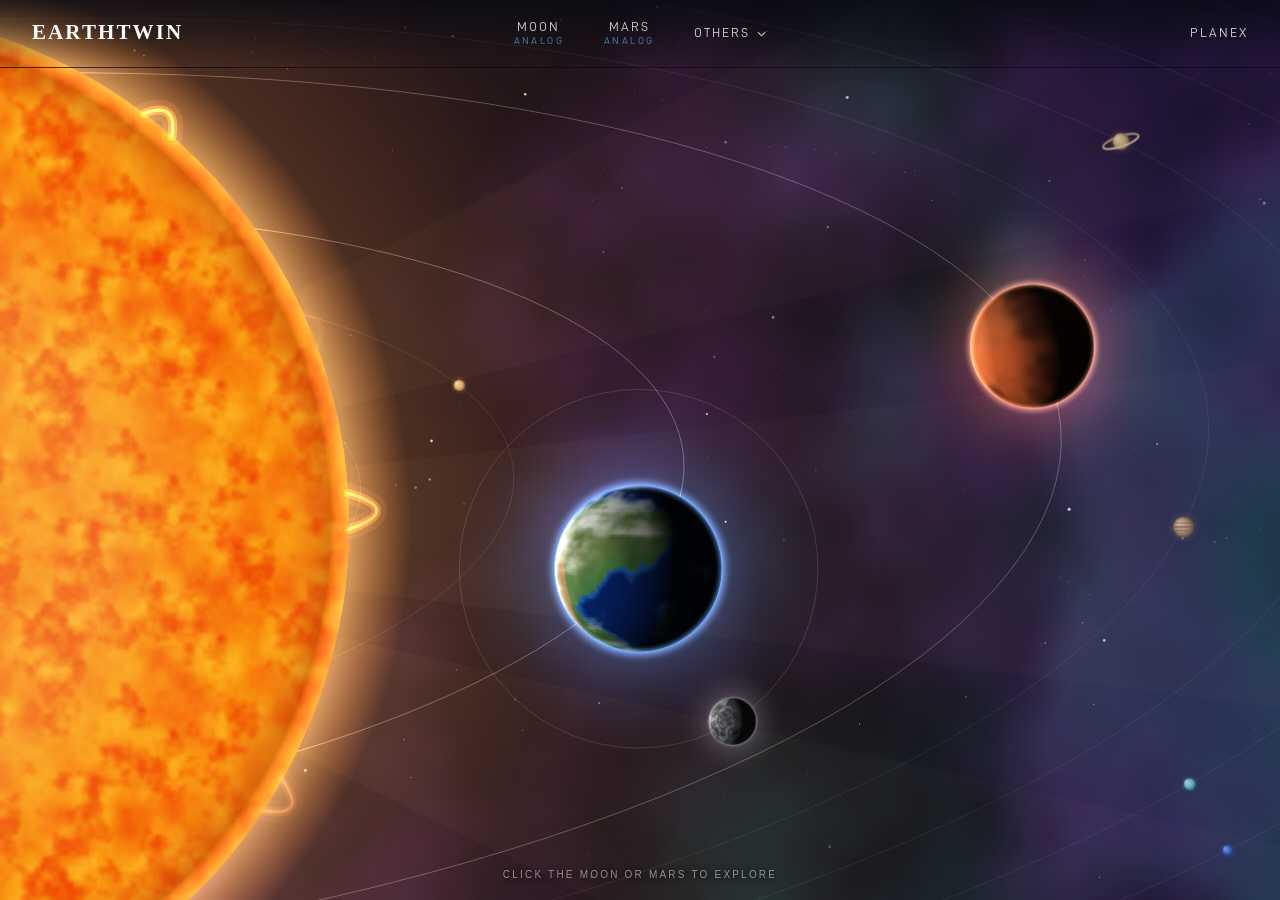
<file: index.html>
<!doctype html>
<html lang="en">
<head>
  <meta charset="utf-8">
  <meta name="viewport" content="width=device-width, initial-scale=1">
  <title>EarthTwin · Team PLANEX</title>
  <!-- GitHub Pages serves the repository root; the app lives in web/. Send visitors there (keeping any #route). -->
  <meta http-equiv="refresh" content="0; url=web/">
  <link rel="canonical" href="web/">
  <script>location.replace("web/" + location.hash);</script>
  <style>body{margin:0;background:#000;color:#ccc;font:300 14px/1.5 system-ui,sans-serif;display:grid;place-items:center;height:100vh}a{color:#5cc8ff}</style>
</head>
<body>
  <p>Opening EarthTwin… <a href="web/">Continue</a></p>
</body>
</html>
</file>
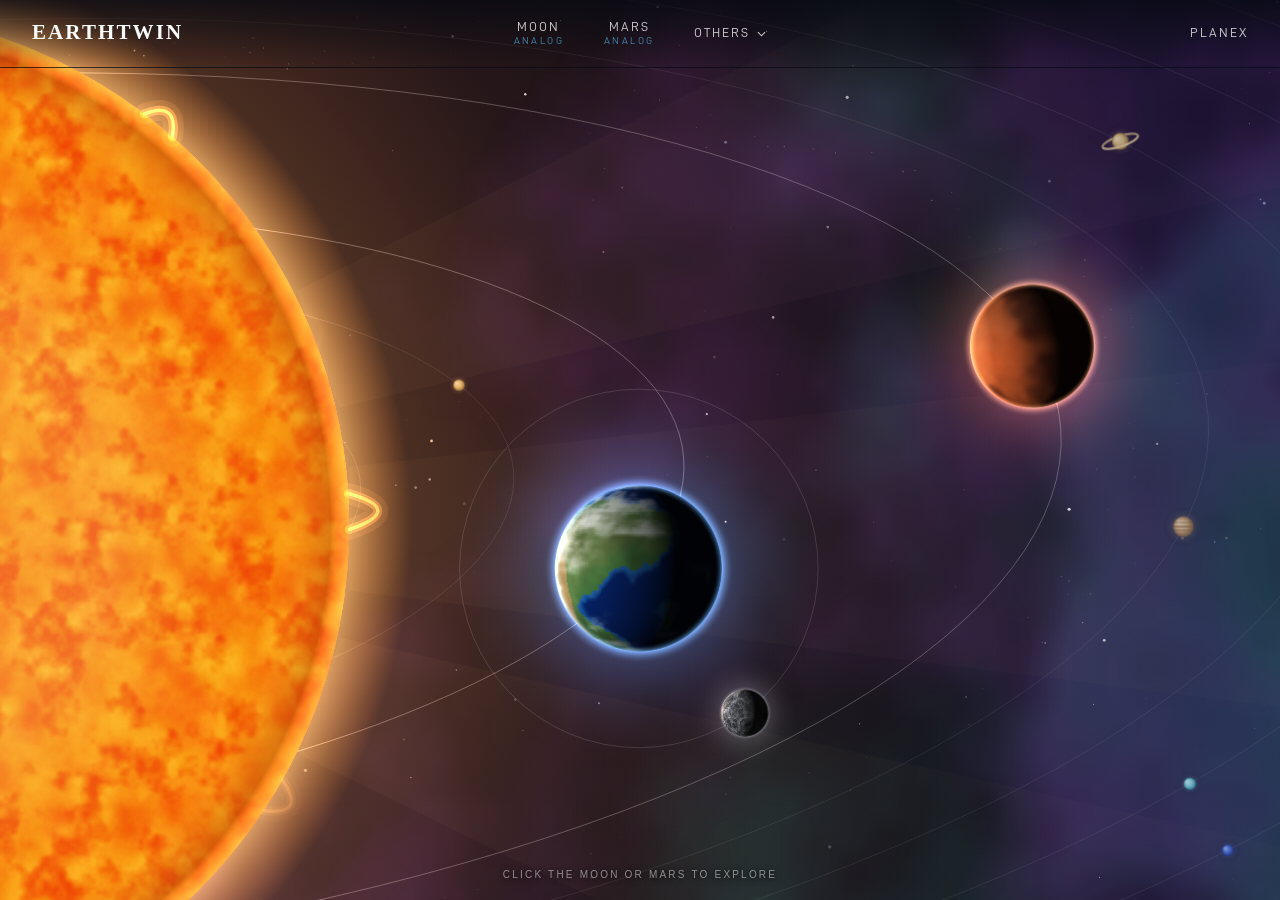
<file: web/index.html>
<!doctype html>
<html lang="en">
<head>
  <meta charset="utf-8">
  <meta name="viewport" content="width=device-width, initial-scale=1">
  <title>EarthTwin · Team PLANEX</title>
  <meta name="description" content="Find Earth places that analog NASA's next Moon and Mars target sites. NASA Space Apps 2026, Team PLANEX.">
  <meta http-equiv="Content-Security-Policy" content="default-src 'self'; script-src 'self'; style-src 'self' 'unsafe-inline'; img-src 'self' data: https://trek.nasa.gov https://gibs.earthdata.nasa.gov https://planetarymaps.usgs.gov; connect-src 'self'; object-src 'none'; base-uri 'self'">
  <link rel="stylesheet" href="vendor/leaflet/leaflet.css">
  <link rel="stylesheet" href="css/app.css">
  <link rel="preload" href="fonts/sora-latin-variable.woff2" as="font" type="font/woff2" crossorigin>
  <link rel="stylesheet" href="css/space.css">
</head>
<body>
  <div class="backdrop" id="backdrop" aria-hidden="true">
    <canvas class="bg-layer bg-base" data-bg="base"></canvas>
    <canvas class="bg-layer" data-bg="moon"></canvas>
    <canvas class="bg-layer" data-bg="mars"></canvas>
    <canvas class="bg-layer" data-bg="sources"></canvas>
    <div class="bg-shade"></div>
  </div>

  <header class="nav" id="nav">
    <div class="nav-left"><a class="nav-brand" href="#home" data-route="home">EarthTwin</a></div>
    <button class="nav-toggle" id="nav-toggle" aria-expanded="false" aria-controls="nav-links" aria-label="Open menu"><span></span><span></span><span></span></button>
    <nav class="nav-links" id="nav-links" aria-label="Main">
      <a class="nav-item nav-stack" href="#moon-analog" data-route="moon-analog" data-world="moon"><span class="nav-label">Moon</span><span class="nav-sub">Analog</span></a>
      <a class="nav-item nav-stack" href="#mars-analog" data-route="mars-analog" data-world="mars"><span class="nav-label">Mars</span><span class="nav-sub">Analog</span></a>
      <div class="nav-drop" id="nav-drop">
        <button class="nav-item nav-drop-btn" id="nav-drop-btn" aria-haspopup="true" aria-expanded="false" aria-controls="nav-drop-menu">Others<svg class="chev" viewBox="0 0 10 6" aria-hidden="true"><path d="M1 1l4 4 4-4" fill="none" stroke="currentColor" stroke-width="1.2"/></svg></button>
        <div class="nav-drop-menu" id="nav-drop-menu" role="menu" aria-label="Others">
          <a role="menuitem" tabindex="-1" href="#why-not-others" data-route="why-not-others">Why not others</a>
          <a role="menuitem" tabindex="-1" href="#limitations" data-route="limitations">Limitations</a>
          <a role="menuitem" tabindex="-1" href="#method" data-route="method">Method</a>
          <a role="menuitem" tabindex="-1" href="#sources" data-route="sources">Sources</a>
        </div>
      </div>
      <span class="nav-credit nav-credit-mobile">PLANEX</span>
    </nav>
    <div class="nav-search" id="nav-search" role="search" hidden>
      <svg class="search-icon" viewBox="0 0 20 20" aria-hidden="true"><circle cx="8.5" cy="8.5" r="5.5" fill="none" stroke="currentColor" stroke-width="1.6"/><path d="M12.6 12.6L17 17" stroke="currentColor" stroke-width="1.6" stroke-linecap="round"/></svg>
      <input id="search-input" type="search" autocomplete="off" spellcheck="false" placeholder="Search Moon targets or Earth sites"
        role="combobox" aria-label="Search locations" aria-expanded="false" aria-controls="search-list" aria-autocomplete="list">
      <ul class="search-list" id="search-list" role="listbox" aria-label="Locations" hidden></ul>
    </div>
    <div class="nav-right">
      <span class="badge sample" id="sample-badge" hidden data-tip="Some Earth values are still placeholders until the team adds real data.">Partly sample data</span>
      <span class="nav-credit">PLANEX</span>
    </div>
  </header>

  <main>
    <section class="view view-home" id="view-home" aria-label="Solar system">
      <canvas id="solar" aria-label="Animated solar system. Select the Moon or Mars to explore Earth analogs."></canvas>
      <div class="solar-tip" id="solar-tip" hidden>Click to explore</div>
      <p class="solar-hint">Click the Moon or Mars to explore</p>
      <div class="sr-only"><a href="#moon-analog">Explore Moon analogs (Artemis)</a> <a href="#mars-analog">Explore Mars analogs (SkyFall)</a></div>
    </section>

    <section class="analog-intro" id="analog-intro" aria-label="Choose a location" hidden>
      <canvas id="intro-globe" aria-label="Globes of the target body and the Earth. Use the search bar at the top to choose a location."></canvas>
      <p class="intro-hint">Search a target or an Earth site in the bar above · drag a globe to turn it</p>
    </section>

    <section class="view" id="view-analogs" aria-label="Analogs">
      <div class="globe-pane" id="globe-pane" hidden>
        <canvas id="result-globe" aria-label="Target body with the chosen target pinned, and the Earth with pins 1 to 5 for the top analogs."></canvas>
        <div class="globe-head">
          <div><div class="label" id="gtarget-kicker">Target</div><div class="title" id="gtarget-title">—</div></div>
          <div class="globe-earth-head"><div class="label">Earth · Top analogs</div><div class="title" id="gearth-title">—</div></div>
        </div>
        <div class="globe-tip" id="globe-tip" role="tooltip" hidden></div>
        <p class="globe-note" id="globe-note"></p>
        <p class="globe-hint">Drag a globe to turn it · click a number to open that site</p>
      </div>
      <div class="view-toggle" role="group" aria-label="Result view"><button data-view-mode="map" aria-pressed="true">Map</button><button data-view-mode="globe" aria-pressed="false">Globe</button></div>
      <div class="mapwrap mw-target">
        <div class="map" id="map-target"></div>
        <div class="maphead">
          <div><div class="label" id="target-kicker">Target</div><div class="title" id="target-title">—</div></div>
          <div class="layerstate" id="target-layerstate"></div>
        </div>
      </div>
      <div class="mapwrap mw-earth">
        <div class="map" id="map-earth"></div>
        <div class="maphead">
          <div><div class="label">Earth</div><div class="title" id="earth-title">Analog candidates</div></div>
          <div class="layerstate" id="earth-layerstate"></div>
        </div>
      </div>
      <aside class="side" id="side" aria-label="Results"></aside>
    </section>

    <section class="view" id="view-why" aria-label="Why not others"><div class="page" id="page-why"></div></section>
    <section class="view" id="view-method" aria-label="Method"><div class="page" id="page-method"></div></section>
    <section class="view" id="view-limits" aria-label="Limitations"><div class="page" id="page-limits"></div></section>
    <section class="view" id="view-sources" aria-label="Sources"><div class="page" id="page-sources"></div></section>
    <section class="view" id="view-planex" aria-label="PLANEX"><div class="page" id="page-planex"></div></section>
  </main>

  <div id="tip" role="tooltip"></div>
  <noscript><p style="padding:80px 24px">EarthTwin needs JavaScript. Serve this folder with <code>python3 -m http.server</code>.</p></noscript>

  <script src="vendor/leaflet/leaflet.js"></script>
  <script src="js/util.js"></script>
  <script src="js/layers.js"></script>
  <script src="js/tiles-check.js"></script>
  <script src="js/maps.js"></script>
  <script src="js/panels.js"></script>
  <script src="js/pages.js"></script>
  <script src="js/backdrop.js"></script>
  <script src="js/nav.js"></script>
  <script src="js/solar-art.js"></script>
  <script src="js/solar.js"></script>
  <script src="js/globe.js"></script>
  <script src="js/analog.js"></script>
  <script src="js/app.js"></script>
</body>
</html>
</file>
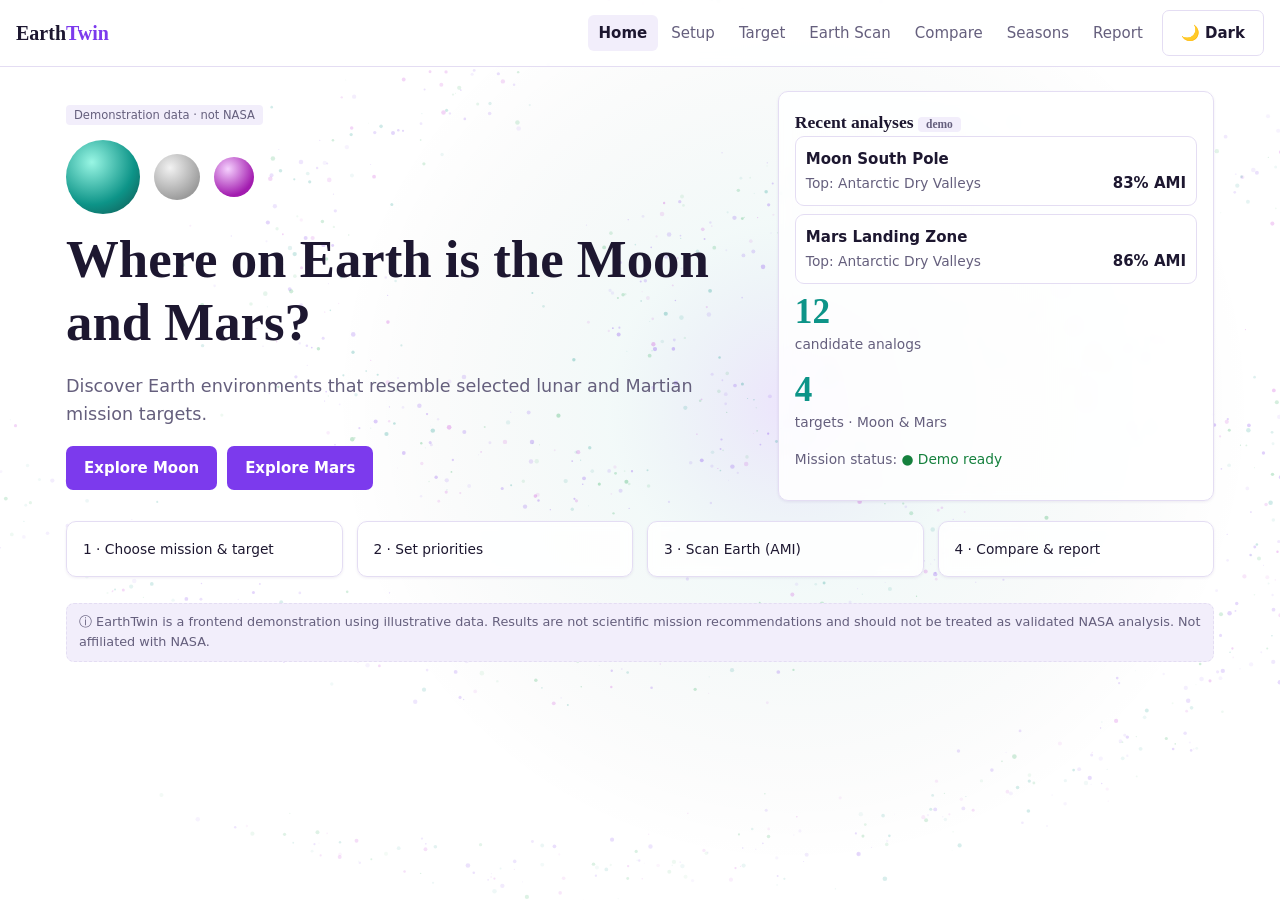
<file: legacy/prototype.html>
<!DOCTYPE html>
<html lang="en"><head><meta charset="utf-8">
<meta name="viewport" content="width=device-width, initial-scale=1, viewport-fit=cover">
<script>try{var t=localStorage.getItem("ew-theme")}catch(e){}document.documentElement.dataset.theme=t||(matchMedia("(prefers-color-scheme: dark)").matches?"dark":"light")</script><title>EarthTwin — Earth Analog Intelligence for Moon & Mars Missions</title>
<style>
:root{--bg:#ffffff;--nav:rgba(255,255,255,.82);--card:rgba(255,255,255,.86);--bd:#e4ddf3;--tx:#1d1730;--mu:#655f7d;--ac:#7c3aed;--ac2:#0d9488;--ok:#15803d;--soft:#f2eefb;--hl:#f3ebff;--onac:#fff;--map:#f8f5fe;--land:#e3d9f8;--landbd:#c3b3ee;--s1:#7c3aed;--s2:#16a34a;--s3:#0d9488;--s4:#c026d3;box-sizing:border-box;padding-top:env(safe-area-inset-top,0px);padding-bottom:env(safe-area-inset-bottom,0px)}
:root[data-theme="dark"]{--bg:#06050e;--nav:rgba(8,6,20,.78);--card:rgba(22,17,42,.8);--bd:#322a5a;--tx:#ece8f8;--mu:#a29bc2;--ac:#a78bfa;--ac2:#2dd4bf;--ok:#4ade80;--soft:#1e1839;--hl:#2b2057;--onac:#0b0820;--map:#0f0b22;--land:#2a2352;--landbd:#4d4190;--s1:#a78bfa;--s2:#4ade80;--s3:#2dd4bf;--s4:#f0abfc}
html{background:var(--bg)}#gx{position:fixed;inset:0;width:100%;height:100%;z-index:-1;pointer-events:none}
.card,.opt,.rk,nav{backdrop-filter:blur(6px);-webkit-backdrop-filter:blur(6px)}
.land{fill:var(--land);stroke:var(--landbd)}
*{box-sizing:border-box}html{scroll-padding-top:60px}
body{margin:0;background:transparent;color:var(--tx);font:15px/1.6 "Segoe UI",system-ui,-apple-system,sans-serif;min-height:100vh}
a{color:var(--ac2)}h1,h2,h3{margin:.2em 0;line-height:1.2;font-family:Georgia,"Times New Roman",serif;font-weight:600}h1{font-size:clamp(2rem,5vw,3.3rem)}h2{font-size:1.5rem}h3{font-size:1.1rem}
nav{position:sticky;top:0;z-index:20;background:var(--nav);border-bottom:1px solid var(--bd);display:flex;align-items:center;gap:8px;padding:10px 16px;flex-wrap:wrap}
.brand{font:600 1.25rem Georgia,serif;margin-right:auto;cursor:pointer}.brand b{color:var(--ac)}
.links{display:flex;gap:2px;flex-wrap:wrap}.links button{background:none;border:0;color:var(--mu);padding:6px 11px;border-radius:6px;cursor:pointer;font:inherit}
.links button.on{color:var(--tx);background:var(--soft);font-weight:600}.links button:hover{color:var(--tx)}
#burger{display:none}
@media(max-width:820px){#burger{display:block}.links{display:none;width:100%;flex-direction:column}.links.open{display:flex}}
main{max-width:1180px;margin:0 auto;padding:24px 16px 60px}
.card{background:var(--card);border:1px solid var(--bd);border-radius:10px;padding:16px;box-shadow:0 1px 3px rgba(60,30,120,.08)}
.grid{display:grid;gap:14px}.g2{grid-template-columns:repeat(auto-fit,minmax(260px,1fr))}.g4{grid-template-columns:repeat(auto-fit,minmax(190px,1fr))}
.split{display:grid;grid-template-columns:minmax(0,1.6fr) minmax(0,1fr);gap:14px}@media(max-width:900px){.split{grid-template-columns:1fr}}
button{font:inherit}.btn{background:var(--ac);color:var(--onac);border:0;border-radius:7px;padding:10px 18px;font-weight:600;cursor:pointer}.btn:hover{filter:brightness(.9)}
.btn.sec{background:transparent;color:var(--tx);border:1px solid var(--bd)}.btn.sec:hover{background:var(--soft)}.btn:disabled{opacity:.4;cursor:not-allowed}
button:focus-visible,input:focus-visible,select:focus-visible,.mk:focus-visible{outline:2px solid var(--ac2);outline-offset:2px}
.opt{text-align:left;color:var(--tx);cursor:pointer;background:var(--card);border:1px solid var(--bd);border-radius:10px;padding:14px;transition:.12s}
.opt:hover{border-color:var(--mu)}.opt.sel{border-color:var(--ac);background:var(--hl);box-shadow:0 0 0 1px var(--ac)}
.mu{color:var(--mu)}.sm{font-size:.86rem}.tag{display:inline-block;font-size:.72rem;background:var(--soft);border-radius:4px;padding:1px 8px;color:var(--mu)}
.bar{height:7px;background:var(--soft);border-radius:9px;overflow:hidden}.bar i{display:block;height:100%;background:var(--ac2)}
.steps{display:flex;gap:6px;margin-bottom:16px;flex-wrap:wrap}.steps span{flex:1;min-width:90px;text-align:center;font-size:.82rem;padding:6px;border-radius:6px;border:1px solid var(--bd);color:var(--mu);background:var(--card)}.steps .on{color:var(--tx);border-color:var(--ac);background:var(--hl);font-weight:600}.steps .done{color:var(--ok)}
.big{font:600 2.2rem Georgia,serif;color:var(--ac2)}
.dis{border:1px dashed var(--bd);border-radius:8px;padding:8px 12px;font-size:.8rem;color:var(--mu);margin-top:26px;background:var(--soft)}
.orb{display:inline-block;border-radius:50%}
.rk{display:block;width:100%;text-align:left;color:var(--tx);background:var(--card);border:1px solid var(--bd);border-radius:9px;padding:10px;margin-bottom:8px;cursor:pointer}.rk:hover{border-color:var(--mu)}.rk.sel{border-color:var(--ac);background:var(--hl)}
table{width:100%;border-collapse:collapse;font-size:.9rem}th,td{padding:8px;border-bottom:1px solid var(--bd);text-align:left;vertical-align:top}th{font-weight:600}
.scroll{overflow-x:auto}svg text{fill:var(--mu);font-size:10px}
input[type=range]{width:100%;accent-color:var(--ac)}
.mapwrap{background:var(--map);border:1px solid var(--bd);border-radius:10px;overflow:hidden}.mapwrap svg{display:block;width:100%;height:auto}
.mk{cursor:pointer}.mk:focus{outline:none}.mk:focus circle,.mk:hover circle{stroke:var(--tx);stroke-width:2}
.img{height:110px;border-radius:8px;display:flex;align-items:flex-end;padding:8px;font-size:.75rem;border:1px solid var(--bd);color:#3a3628}
@media print{#gx,nav,.noprint{display:none!important}*{color:#000!important;background:#fff!important;border-color:#bbb!important}}
</style></head><body>
<canvas id="gx" aria-hidden="true"></canvas><noscript><p style="padding:24px;color:#fff">EarthTwin needs JavaScript. It is a frontend demonstration using illustrative data.</p></noscript>
<nav><div class="brand" data-a="go" data-v="/">Earth<b>Twin</b></div><button id="burger" class="btn sec" data-a="menu" aria-label="Toggle navigation" aria-expanded="false">☰ Menu</button><div class="links" id="links"></div><button id="theme" class="btn sec" aria-label="Switch between light and dark mode"></button></nav>
<main id="app" aria-live="polite"><p class="mu">Loading EarthTwin…</p></main>
<script>
try{
const $=s=>document.querySelector(s),cl=v=>Math.max(0,Math.min(100,v)),sum=a=>a.reduce((x,y)=>x+y,0);
const FL=['Terrain','Geology','Environment','Resources'];
const PRE={general:{n:'General Analog',w:[25,20,25,30]},rover:{n:'Rover Testing',w:[40,30,20,10]},ice:{n:'Ice Drill Testing',w:[15,15,25,45]},habitat:{n:'Habitat Materials',w:[20,45,25,10]}};
const MIS={base:{n:'Permanent Base',i:'🏗️',d:'Long-term habitat siting and resource access.',p:'ice'},land:{n:'Landing Site',i:'🛬',d:'Safe, flat, well-characterized touchdown terrain.',p:'rover'},rover:{n:'Rover Testing',i:'🛞',d:'Mobility over realistic slopes and regolith.',p:'rover'},res:{n:'Research Mission',i:'🔬',d:'Broad geology and environment science.',p:'general'}};
const S=[['antarctica-dry-valleys','Antarctic Dry Valleys','Antarctica',-77.5,161,[80,72,90,70],[86,80,92,78],88,.8,.5,1,'Hyper-arid, ice-cemented cold desert with polar soils.',['Extreme cold and aridity','Buried ground ice','Polar logistics experience'],'Very remote; costly access.',['Ice-drill trials','Cold-soil studies']],
['atacama','Atacama Desert','Chile',-24.5,-69.25,[70,60,55,40],[88,85,80,55],85,.1,.3,.2,'Hyper-arid plateau with oxidized, salt-rich soils.',['Dust and soil chemistry','Rover-friendly terrain','Accessible'],'Warm; little ice.',['Rover testing','Soil chemistry']],
['iceland-volcanic','Icelandic Volcanic Fields','Iceland',64.9,-19,[78,88,60,65],[75,90,62,60],84,.6,1,.5,'Fresh basaltic fields with glacial and volcanic interaction.',['Basalt geology','Ice-volcano interaction','Easy access'],'Wet, vegetated, and mild in places.',['Habitat material studies','Geology surveys']],
['hawaii-basalt','Hawaiian Basalt Fields','USA (Hawaii)',19.5,-155.5,[85,92,50,70],[80,88,45,55],82,.1,1,.2,'Well-studied basalt flows used for long-running field analog work.',['Basaltic regolith','Mature infrastructure','Terrain variety'],'Warm and humid; no cold-trap conditions.',['ISRU regolith trials','Rover mobility']],
['utah-desert','Utah High Desert','USA (Utah)',38.4,-110.8,[68,60,50,35],[82,78,72,50],80,.05,.4,.4,'Layered sedimentary desert with mesas and dry washes.',['Sedimentary stratigraphy','Very accessible','Habitat simulation heritage'],'Limited ice and cold.',['Habitat simulation','Crew operations']],
['arctic-permafrost','High Arctic Permafrost','Canada (Nunavut)',75.4,-89,[72,66,80,82],[82,72,85,88],86,.9,.4,.9,'Polar desert impact crater terrain with permafrost.',['Ground ice access','Cold environment','Impact geology'],'Short field season.',['Ice-drill trials','Base logistics']],
['canary-volcanic','Canary Volcanic Terrain','Spain (Tenerife)',28.27,-16.64,[74,84,55,45],[72,80,58,42],78,.05,.9,.2,'High-altitude volcanic landscape with basalt and phonolite.',['Volcanic geology','Easy access'],'Mild climate; limited resource match.',['Instrument checkout']],
['namib-gravel','Namib Gravel Plains','Namibia',-24,15.5,[66,55,45,30],[78,70,65,40],75,.05,.3,.3,'Flat gravel plains and dune margins.',['Flat rover terrain','Low vegetation'],'Weak geology and resource match.',['Landing-terrain trials']],
['svalbard','Svalbard Valley Systems','Norway (Svalbard)',78.2,16,[70,64,72,75],[74,68,76,78],83,.75,.4,.85,'Glacial valleys, permafrost and periglacial landforms.',['Permafrost and ice','Cold climate','Research infrastructure'],'Vegetation and frequent snow cover.',['Ice research','Periglacial studies']],
['iceland-tubes','Iceland Lava Tubes','Iceland',64.7,-20.5,[80,85,65,72],[70,78,62,66],81,.6,1,.5,'Basaltic lava tubes with ice-bearing caves.',['Lava-tube habitat analogs','Ice deposits','Basalt'],'Small scale compared to lunar tubes.',['Shelter studies','Cave robotics']],
['craters-idaho','Craters of the Moon','USA (Idaho)',43.4,-113.5,[82,86,55,45],[74,80,50,40],80,.1,1,.4,'Young basalt lava field with cinder cones and lava tubes.',['Fresh basalt flows','Rugged terrain'],'Little ice; temperate.',['Geology training','Rover traverses']],
['danakil','Danakil Depression','Ethiopia',14.2,40.3,[60,75,35,30],[70,88,50,45],72,0,.8,0,'Hot volcanic basin with evaporites and hydrothermal features.',['Mineral diversity','Hydrothermal geology'],'Extreme heat and security constraints.',['Mineral studies']]]
.map(a=>({id:a[0],name:a[1],country:a[2],lat:a[3],lon:a[4],moon:a[5],mars:a[6],c:a[7],ice:a[8],bas:a[9],cold:a[10],desc:a[11],str:a[12],lim:a[13],apps:a[14]}));
const T={moon_sp:{p:'moon',n:'Lunar South Pole',env:'Extreme cold / permanent shadow / illumination variation',wi:1.2,wb:.3,wc:1,m:[['Elevation','−2.5 to +4.5 km',55],['Slope','5–20°',60],['Roughness','High',75],['Temperature','~40–100 K (shadowed)',15],['Illumination','0–90% per year',35],['Ice / Water','Indicated in shadow',80],['Geology','Highland anorthosite',50],['Resource potential','High (volatiles)',85]]},
moon_mare:{p:'moon',n:'Mare Tranquillitatis',env:'Basaltic plain / large day-night thermal swing',wi:.1,wb:1.2,wc:.2,m:[['Elevation','−1.9 km',40],['Slope','<5°',15],['Roughness','Low',25],['Temperature','~100–390 K',55],['Illumination','~50% (14-day cycle)',60],['Ice / Water','Minimal',8],['Geology','Basalt mare',85],['Resource potential','Moderate (ilmenite)',55]]},
mars_lz:{p:'mars',n:'Mars Landing Zone',env:'Dusty basaltic plain / thin CO₂ atmosphere / cold swings',wi:.5,wb:.8,wc:.5,m:[['Elevation','−2.6 km',35],['Slope','<8°',25],['Roughness','Moderate',45],['Temperature','~150–290 K',50],['Illumination','Diurnal + dust storms',65],['Ice / Water','Hydrated minerals',40],['Geology','Basalt + clay/delta deposits',75],['Resource potential','Moderate',50]]},
mars_ice:{p:'mars',n:'Arcadia Planitia (ice plains)',env:'Mid-latitude subsurface ice / cold / smooth plains',wi:1.2,wb:.3,wc:.9,m:[['Elevation','−3.0 km',30],['Slope','<3°',10],['Roughness','Low',20],['Temperature','~150–260 K',30],['Illumination','Seasonal',55],['Ice / Water','Shallow ice indicated',85],['Geology','Volcanic plains + ice',55],['Resource potential','High (water ice)',80]]}};
const MO=['Jan','Feb','Mar','Apr','May','Jun','Jul','Aug','Sep','Oct','Nov','Dec'];
const st={planet:'moon',tg:'moon_sp',mis:'base',pre:'ice',w:[15,15,25,45],step:0,scanned:false,scan:-1,sel:null,cmp:[]};
const SC=['Scanning terrain…','Analyzing geology…','Comparing environmental conditions…','Evaluating resource indicators…','Calculating AMI…','Finding candidate analogs…'];
function score(s,t,w){const b=s[t.p],f=[b[0],cl(b[1]+(s.bas-.5)*t.wb*20),cl(b[2]+(s.cold-.5)*t.wc*20),cl(b[3]+(s.ice-.5)*t.wi*24)],m=sum(f)/4,sd=Math.sqrt(sum(f.map(x=>(x-m)**2))/4);
return{...s,f:f.map(Math.round),ami:Math.round(sum(f.map((x,i)=>x*w[i]))/100),conf:Math.round(cl(s.c-sd*.3))}}
const rank=(t=T[st.tg],w=st.w)=>S.map(s=>score(s,t,w)).sort((a,b)=>b.ami-a.ami);
function season(r,t=T[st.tg],w=st.w){const cold=t.wc>=.9;return MO.map((m,i)=>{const sf=Math.cos((i-6)/12*2*Math.PI)*(r.lat>=0?1:-1),amp=.5+Math.abs(r.lat)/90;
const tmp=cl(r.f[2]+(cold?-sf*14*(r.cold>.5?1:.6):sf*8*(1-r.cold))*amp),acc=cl(r.f[0]+sf*10*(r.cold*.8+.2)*amp),env=cl(r.f[2]+(tmp-r.f[2])*.5),ami=cl(r.ami+(tmp-r.f[2])*.25*w[2]/25+(acc-r.f[0])*.25*w[0]/25);
return{m,tmp:Math.round(tmp),acc:Math.round(acc),env:Math.round(env),ami:Math.round(ami)}})}
const win=se=>{let b=0,bv=-1;for(let i=0;i<12;i++){const v=sum([0,1,2].map(k=>se[(i+k)%12].ami))/3;if(v>bv){bv=v;b=i}}return MO[b]+'–'+MO[(b+2)%12]+' (avg '+Math.round(bv)+'%)'};
const stab=se=>Math.round(cl(100-(Math.max(...se.map(x=>x.ami))-Math.min(...se.map(x=>x.ami)))*3));
function explain(r){const t=T[st.tg],w=st.w,o=FL.map((k,i)=>({k,v:r.f[i],w:w[i],c:r.f[i]*w[i]})).sort((a,b)=>b.c-a.c),lo=[...o].sort((a,b)=>a.v-b.v)[0],lv=v=>v>=85?'strong':v>=70?'moderate':'limited';
return `${r.name} scores ${r.ami}% against ${t.n} for a ${MIS[st.mis].n.toLowerCase()} using the “${st.pre==='custom'?'Custom':PRE[st.pre].n}” priorities. ${o[0].k} (${o[0].v}% similarity × ${o[0].w}% weight) and ${o[1].k} (${o[1].v}% × ${o[1].w}%) contribute most, showing ${lv(o[0].v)} and ${lv(o[1].v)} similarity. The weakest factor is ${lo.k} at ${lo.v}%${lo.w>=25?', which matters because you weighted it at '+lo.w+'%':''}. ${t.p==='moon'?'A key limitation: Earth cannot reproduce lunar gravity (1/6 g), hard vacuum or radiation.':'A key limitation: Earth cannot reproduce Martian gravity (0.38 g), the thin CO₂ atmosphere or surface radiation.'} Site-specific note: ${r.lim} Confidence of ${r.conf}% is a demo heuristic combining data completeness and agreement between factors.`}
const bar=p=>`<div class="bar" role="img" aria-label="${Math.round(p)} percent"><i style="width:${p}%"></i></div>`;
const disc='EarthTwin is a frontend demonstration using illustrative data. Results are not scientific mission recommendations and should not be treated as validated NASA analysis. Not affiliated with NASA.';
const D=`<div class="dis">ⓘ ${disc}</div>`;
const site=id=>S.find(s=>s.id===id);
const cand=id=>rank().find(s=>s.id===id);
const route=()=>location.hash.replace(/^#/,'')||'/';
const LK=[['/','Home'],['/setup','Setup'],['/target','Target'],['/results','Earth Scan'],['/compare','Compare'],['/season','Seasons'],['/report','Report']];
function nav(){const r='/'+route().split('/')[1];$('#links').innerHTML=LK.map(l=>`<button data-a="go" data-v="${l[0]}" class="${(r===l[0]||(r==='/site'&&l[0]==='/results'))?'on':''}">${l[1]}</button>`).join('')}
function orbs(){return `<div aria-hidden="true" style="display:flex;gap:14px;align-items:center;margin:14px 0"><span class="orb" style="width:74px;height:74px;background:radial-gradient(circle at 35% 30%,#99f6e4,#0d9488 60%,#134e4a)"></span><span class="orb" style="width:46px;height:46px;background:radial-gradient(circle at 35% 30%,#f2f2f2,#9a9a9a 75%)"></span><span class="orb" style="width:40px;height:40px;background:radial-gradient(circle at 35% 30%,#f5d0fe,#a21caf 70%)"></span></div>`}
function landing(){const a=rank(T.moon_sp,PRE.general.w)[0],b=rank(T.mars_lz,PRE.general.w)[0];
return `<section class="grid split" style="align-items:center"><div><span class="tag">Demonstration data · not NASA</span>${orbs()}<h1>Where on Earth is the Moon and Mars?</h1><p class="mu" style="font-size:1.1rem">Discover Earth environments that resemble selected lunar and Martian mission targets.</p>
<div style="display:flex;gap:10px;flex-wrap:wrap;margin-top:16px"><button class="btn" data-a="explore" data-v="moon">Explore Moon</button><button class="btn" data-a="explore" data-v="mars">Explore Mars</button></div></div>
<div class="card"><h3>Recent analyses <span class="tag">demo</span></h3>
<button class="rk" data-a="quick" data-v="moon_sp"><b>Moon South Pole</b><br><span class="mu sm">Top: ${a.name}</span> <b style="float:right">${a.ami}% AMI</b></button>
<button class="rk" data-a="quick" data-v="mars_lz"><b>Mars Landing Zone</b><br><span class="mu sm">Top: ${b.name}</span> <b style="float:right">${b.ami}% AMI</b></button>
<div class="grid g2" style="margin-top:8px"><div><div class="big">${S.length}</div><span class="mu sm">candidate analogs</span></div><div><div class="big">4</div><span class="mu sm">targets · Moon &amp; Mars</span></div></div><p class="sm mu">Mission status: <span style="color:var(--ok)">● Demo ready</span></p></div></section>
<section class="grid g4" style="margin-top:20px">${['1 · Choose mission &amp; target','2 · Set priorities','3 · Scan Earth (AMI)','4 · Compare &amp; report'].map(x=>`<div class="card sm">${x}</div>`).join('')}</section>${D}`}
function setup(){const n=['Mission','Target','Priorities','Earth Scan','Results'],s=st.step;
let h=`<h2>Mission Setup</h2><div class="steps" role="list">${n.map((x,i)=>`<span role="listitem" class="${i===s?'on':i<s?'done':''}">${i<s?'✓':i+1}. ${x}</span>`).join('')}</div><div class="card">`;
if(s===0)h+=`<h3>What kind of mission?</h3><div class="grid g4" style="margin-top:10px">${Object.entries(MIS).map(([k,m])=>`<button class="opt ${st.mis===k?'sel':''}" data-a="mis" data-v="${k}" aria-pressed="${st.mis===k}"><div style="font-size:1.6rem">${m.i}</div><b>${m.n}</b><div class="mu sm">${m.d}</div></button>`).join('')}</div>`;
if(s===1){const t=T[st.tg];h+=`<h3>Choose a body</h3><div style="display:flex;gap:10px;margin:10px 0">${['moon','mars'].map(p=>`<button class="opt ${st.planet===p?'sel':''}" data-a="planet" data-v="${p}" aria-pressed="${st.planet===p}">${p==='moon'?'🌙 Moon':'🪐 Mars'}</button>`).join('')}</div><div class="grid g2">${Object.entries(T).filter(([k,x])=>x.p===st.planet).map(([k,x])=>`<button class="opt ${st.tg===k?'sel':''}" data-a="tg" data-v="${k}"><b>${x.n}</b><div class="mu sm">${x.env}</div></button>`).join('')}</div>
<div class="card" style="margin-top:12px"><h3>${t.n}</h3><p class="mu sm">Mission environment: ${t.env}</p><div class="grid g2">${t.m.slice(0,5).map(x=>`<div class="sm"><span class="mu">${x[0]}:</span> ${x[1]}</div>`).join('')}</div></div>`}
if(s===2)h+=`<h3>Analysis priorities</h3><div class="grid g4" style="margin:10px 0">${Object.entries(PRE).map(([k,p])=>`<button class="opt ${st.pre===k?'sel':''}" data-a="pre" data-v="${k}"><b>${p.n}</b><div class="mu sm">${p.w.join(' / ')}</div></button>`).join('')}</div>${sliders()}<div id="prev"></div>`;
if(s===3)h+=`<h3>Earth Scan</h3><p class="mu">${MIS[st.mis].n} · ${T[st.tg].n} · ${st.pre==='custom'?'Custom':PRE[st.pre].n} · weights ${st.w.join('/')}</p>${st.scan<0?'<button class="btn" data-a="scan">Scan Earth</button>':`<div style="margin-top:8px">${SC.slice(0,Math.min(st.scan+1,6)).map((x,i)=>`<div class="${i<st.scan||st.scan>=6?'':'mu'}">${i<st.scan||st.scan>=6?'✓':'…'} ${x}</div>`).join('')}</div><div style="margin:10px 0">${bar(Math.min(100,st.scan/6*100))}</div>${st.scan>=6?'<p style="color:var(--ok)"><b>Analysis complete.</b> '+S.length+' candidates ranked.</p>':''}`}`;
if(s===4)h+=`<h3>Ready</h3><p class="mu">Your Earth analog ranking is ready.</p><button class="btn" data-a="go" data-v="/results">View Results</button>`;
h+=`</div><div style="display:flex;justify-content:space-between;margin-top:14px"><button class="btn sec" data-a="step" data-v="-1" ${s===0?'disabled':''}>← Back</button>${s<3?`<button class="btn" data-a="step" data-v="1">Next →</button>`:s===3?`<button class="btn" data-a="step" data-v="1" ${st.scan<6?'disabled':''}>View Results →</button>`:''}</div>`;return h+D}
function sliders(){return `<div class="grid g2">${FL.map((f,i)=>`<label><div style="display:flex;justify-content:space-between"><span>${f}</span><b id="wl${i}">${st.w[i]}%</b></div><input type="range" min="0" max="100" data-w="${i}" value="${st.w[i]}" aria-label="${f} weight"></label>`).join('')}</div><p class="sm mu">Total always equals 100%. <b id="tot">${sum(st.w)}%</b></p>`}
function prev(){const e=$('#prev');if(e)e.innerHTML='<h3 style="margin-top:12px">Live top 3</h3>'+rank().slice(0,3).map((r,i)=>`<div class="sm">#${i+1} ${r.name} — <b>${r.ami}% AMI</b></div>`).join('')}
function target(){const t=T[st.tg];return `<h2>Target Profile · ${t.n}</h2><p class="mu">${t.env} <span class="tag">illustrative values</span></p><div class="grid g4" style="margin-top:12px">${t.m.map(x=>`<div class="card"><div class="mu sm">${x[0]}</div><div><b>${x[1]}</b></div>${bar(x[2])}</div>`).join('')}</div>
<div class="card" style="margin-top:14px"><h3>Profile shape</h3><p class="mu sm">Relative index (0–100) per characteristic. Mock data.</p>${t.m.map(x=>`<div style="display:grid;grid-template-columns:130px 1fr 40px;gap:8px;align-items:center;margin:6px 0" class="sm"><span>${x[0]}</span>${bar(x[2])}<span>${x[2]}</span></div>`).join('')}</div>
<div style="margin-top:14px"><button class="btn" data-a="go" data-v="/setup">Change setup</button> <button class="btn sec" data-a="go" data-v="/results">Earth Scan results</button></div>${D}`}
const CONT=[[[-168,66],[-140,70],[-95,72],[-78,64],[-62,58],[-55,48],[-70,42],[-81,30],[-97,26],[-97,18],[-87,15],[-78,8],[-92,14],[-105,22],[-118,32],[-124,42],[-125,50],[-140,59]],[[-78,8],[-60,10],[-50,0],[-35,-6],[-40,-22],[-58,-38],[-68,-55],[-74,-50],[-72,-30],[-80,-5]],[[-10,36],[-9,43],[0,50],[10,55],[30,70],[70,73],[110,77],[160,70],[180,66],[160,55],[140,45],[122,30],[108,20],[100,8],[92,22],[78,8],[68,24],[56,26],[45,13],[35,30],[28,40],[12,44]],[[-17,21],[-6,36],[10,37],[32,31],[43,12],[51,11],[40,-12],[33,-27],[20,-35],[12,-18],[9,4],[-8,4]],[[114,-22],[130,-12],[142,-11],[153,-27],[146,-39],[130,-32],[115,-34]],[[-55,60],[-20,70],[-20,82],[-60,82]],[[-180,-70],[180,-70],[180,-90],[-180,-90]]];
const px=(lo,la)=>((lo+180)*2).toFixed(1)+','+((90-la)*2).toFixed(1);
function map(rs){let g='';for(let i=-180;i<=180;i+=30)g+=`<line x1="${(i+180)*2}" y1="0" x2="${(i+180)*2}" y2="360" style="stroke:var(--bd)" stroke-width=".5"/>`;for(let i=-60;i<=60;i+=30)g+=`<line x1="0" y1="${(90-i)*2}" x2="720" y2="${(90-i)*2}" style="stroke:var(--bd)" stroke-width=".5"/>`;
return `<div class="mapwrap"><svg viewBox="0 0 720 360" role="group" aria-label="Interactive Earth map of candidate analogs">${g}${CONT.map(c=>`<polygon points="${c.map(p=>px(...p)).join(' ')}" class="land" stroke-width=".7"/>`).join('')}
${rs.map((r,i)=>{const [x,y]=px(r.lon,r.lat).split(',');return `<g class="mk" tabindex="0" role="button" data-a="sel" data-v="${r.id}" aria-label="${r.name}, ${r.ami}% AMI, rank ${i+1}"><title>${r.name} · ${r.country} · ${r.ami}% AMI</title><circle cx="${x}" cy="${y}" r="${st.sel===r.id?11:7+(r.ami-50)/12}" style="fill:${st.sel===r.id?'var(--ac)':'var(--ac2)'}" fill-opacity=".85" stroke="#fff" stroke-width="${st.sel===r.id?2:.5}"/><text x="${x}" y="${+y+3}" text-anchor="middle" style="fill:var(--onac);font-weight:700;font-size:8px;pointer-events:none">${i+1}</text></g>`}).join('')}</svg></div><p class="sm mu">Schematic map, demonstration candidates only. Click or focus a marker to select.</p>`}
function results(){if(!st.scanned)return `<div class="card"><h2>No results yet</h2><p class="mu">Run the setup wizard and Scan Earth first.</p><button class="btn" data-a="go" data-v="/setup">Start setup</button></div>`+D;
const rs=rank(),sl=rs.find(r=>r.id===st.sel);
return `<h2>Earth Analog Discovery</h2><p class="mu">${T[st.tg].n} · ${MIS[st.mis].n} · weights ${st.w.join('/')} <button class="btn sec" data-a="go" data-v="/setup" style="padding:3px 10px">Adjust</button></p><div class="split">${map(rs)}<div style="max-height:620px;overflow:auto">${rs.map((r,i)=>{const o=FL.map((f,k)=>[f,r.f[k]]).sort((a,b)=>b[1]-a[1]);return `<div class="rk ${st.sel===r.id?'sel':''}" data-a="sel" data-v="${r.id}" role="button" tabindex="0"><div style="display:flex;justify-content:space-between"><b>#${i+1} ${r.name}</b><b>${r.ami}% AMI</b></div><div class="mu sm">${r.country} · Confidence ${r.conf}% · <span class="tag">${i<3?'Candidate analog':'Demonstration analog'}</span></div><div class="sm">Strongest: ${o[0][0]}, ${o[1][0]} · Limit: ${r.lim}</div><div style="margin-top:6px;display:flex;gap:6px;flex-wrap:wrap"><button class="btn sec" style="padding:3px 10px" data-a="open" data-v="${r.id}">Profile</button><button class="btn sec" style="padding:3px 10px" data-a="cmp" data-v="${r.id}">${st.cmp.includes(r.id)?'✓ In compare':'+ Compare'}</button></div></div>`}).join('')}</div></div>
<div class="card" style="margin-top:12px;display:flex;justify-content:space-between;gap:8px;flex-wrap:wrap;align-items:center"><span>${sl?`Selected: <b>${sl.name}</b> — ${sl.desc}`:'Select a site on the map or list.'}</span><span>Compare set: ${st.cmp.length}/3 <button class="btn" data-a="go" data-v="/compare" ${st.cmp.length<2?'disabled':''}>Compare Sites</button></span></div>${D}`}
function hue(s){return [150,168,275,295,315][Math.abs(Math.round(s.lat*3+s.lon))%5]}
function siteP(id){const r=cand(id);if(!r)return '<p>Site not found.</p>';const h=hue(r);
return `<button class="btn sec" data-a="go" data-v="/results">← Results</button><h2 style="margin-top:10px">${r.name}</h2><p class="mu">${r.country} · ${r.lat.toFixed(1)}°, ${r.lon.toFixed(1)}° · <span class="tag">Candidate analog (demo)</span></p>
<div class="grid g4"><div class="card"><div class="mu sm">Analog Match Index</div><div class="big">${r.ami}%</div></div><div class="card"><div class="mu sm" title="Demo heuristic: data completeness and factor agreement. Not a validated probability.">Confidence ⓘ</div><div class="big">${r.conf}%</div></div>${FL.map((f,i)=>`<div class="card"><div class="mu sm">${f} <span class="tag">${st.w[i]}%</span></div><b style="font-size:1.4rem">${r.f[i]}%</b>${bar(r.f[i])}</div>`).join('')}</div>
<div class="card" style="margin-top:14px"><h3>Why did this site score ${r.ami}%?</h3><p>${explain(r)}</p><p class="sm mu">Confidence reflects data completeness, factor agreement, seasonal coverage and supporting observations — a demonstration heuristic only.</p></div>
<div class="grid g2" style="margin-top:14px"><div class="card"><h3>Strengths</h3><ul>${r.str.map(x=>`<li>${x}</li>`).join('')}</ul></div><div class="card"><h3>Limitations</h3><ul><li>${r.lim}</li><li>${T[st.tg].p==='moon'?'No lunar gravity, vacuum or radiation on Earth':'No Martian gravity, thin atmosphere or radiation on Earth'}</li></ul></div><div class="card"><h3>Potential applications</h3><ul>${r.apps.map(x=>`<li>${x}</li>`).join('')}</ul></div><div class="card"><h3>Imagery <span class="tag">illustrative placeholders</span></h3><div class="grid" style="grid-template-columns:repeat(3,1fr);gap:8px">${['Site overview','Terrain','Geology'].map((x,i)=>`<div class="img" style="background:linear-gradient(${140+i*40}deg,hsl(${h+i*6} 42% 86%),hsl(${h+i*6+14} 38% 72%))">${x}</div>`).join('')}</div></div></div>
<div style="margin-top:14px;display:flex;gap:8px;flex-wrap:wrap"><button class="btn" data-a="cmp" data-v="${r.id}">${st.cmp.includes(r.id)?'✓ In compare':'+ Add to compare'}</button><button class="btn sec" data-a="seasonof" data-v="${r.id}">Seasonal analysis</button></div>${D}`}
function seasonP(){const rs=rank(),r=rs.find(x=>x.id===st.sel)||rs[0],se=season(r);
const X=i=>40+i*(640/11),Y=v=>200-(v-30)*(170/70),ser=[['ami','Overall AMI','var(--s1)'],['tmp','Temperature similarity','var(--s2)'],['env','Environment','var(--s3)'],['acc','Terrain accessibility','var(--s4)']];
return `<h2>Seasonal Analysis · ${r.name}</h2><p class="mu">Best demonstration window: <b style="color:var(--ok)">${win(se)}</b> <span class="tag">mock data</span></p>
<label class="sm">Site <select id="ss" style="background:var(--card);color:var(--tx);border:1px solid var(--bd);border-radius:8px;padding:6px">${rs.map(x=>`<option value="${x.id}" ${x.id===r.id?'selected':''}>${x.name}</option>`).join('')}</select></label>
<div class="card scroll" style="margin-top:12px"><div style="min-width:560px"><svg id="ch" viewBox="0 0 720 230" style="width:100%" role="img" aria-label="Monthly seasonal analysis line chart">${[30,50,70,90].map(v=>`<line x1="40" x2="680" y1="${Y(v)}" y2="${Y(v)}" style="stroke:var(--bd)"/><text x="8" y="${Y(v)+3}">${v}</text>`).join('')}${MO.map((m,i)=>`<text x="${X(i)}" y="222" text-anchor="middle">${m}</text>`).join('')}
${ser.map(s=>`<polyline fill="none" style="stroke:${s[2]}" stroke-width="${s[0]==='ami'?3:1.5}" points="${se.map((d,i)=>X(i)+','+Y(d[s[0]])).join(' ')}"/>`).join('')}<line id="cur" x1="40" x2="40" y1="20" y2="200" stroke-opacity=".4" style="stroke:var(--tx);display:none"/><rect id="hit" x="30" y="10" width="660" height="200" fill="transparent"/></svg></div>
<div style="display:flex;gap:12px;flex-wrap:wrap" class="sm">${ser.map(s=>`<span><span style="color:${s[2]}">━</span> ${s[1]}</span>`).join('')}</div><div id="ro" class="card sm" style="margin-top:10px" aria-live="polite">Hover or tap the chart to read a month.</div></div>
<div class="card" style="margin-top:12px"><span class="mu">Seasonal stability:</span> <b>${stab(se)}%</b> — demo values generated from latitude, thermal character and your weights.</div>${D}`}
function compareP(){const ids=st.cmp.map(cand).filter(Boolean);if(ids.length<2)return `<div class="card"><h2>Compare Sites</h2><p class="mu">Select 2–3 sites from the Earth Scan results (${ids.length}/3 selected).</p><button class="btn" data-a="go" data-v="/results">Go to results</button></div>`+D;
const cell=v=>`<b>${v}%</b>${bar(v)}`,rw=(l,f)=>`<tr><th scope="row">${l}</th>${ids.map(r=>`<td>${f(r)}</td>`).join('')}</tr>`,o=r=>FL.map((f,k)=>[f,r.f[k]]).sort((a,b)=>b[1]-a[1]);
return `<h2>Site Comparison</h2><div class="card scroll"><table><thead><tr><th></th>${ids.map((r,i)=>`<th>Site ${'ABC'[i]}: ${r.name} <button class="btn sec" style="padding:2px 8px" data-a="cmp" data-v="${r.id}" aria-label="Remove ${r.name}">✕</button></th>`).join('')}</tr></thead><tbody>${rw('AMI',r=>cell(r.ami))}${rw('Confidence',r=>cell(r.conf))}${FL.map((f,i)=>rw(f,r=>cell(r.f[i]))).join('')}${rw('Seasonal stability',r=>cell(stab(season(r))))}${rw('Main strength',r=>o(r)[0][0]+' ('+o(r)[0][1]+'%) · '+r.str[0])}${rw('Main limitation',r=>r.lim)}</tbody></table></div><p class="sm mu">Bars show scores only; interpret differences against your own priorities.</p><button class="btn" data-a="go" data-v="/report">Generate Mission Report</button>${D}`}
function reportP(){if(!st.scanned)return `<div class="card"><h2>Mission Report</h2><p class="mu">Complete an Earth Scan first.</p><button class="btn" data-a="go" data-v="/setup">Start setup</button></div>`+D;
const rs=rank(),top=rs[0],se=season(top),cm=st.cmp.map(cand).filter(Boolean);
return `<div class="noprint" style="display:flex;gap:8px;flex-wrap:wrap;margin-bottom:12px"><button class="btn" data-a="print">Print / Save as PDF</button><button class="btn sec" data-a="dl">Download HTML</button></div><article class="card" id="rep"><h1 style="font-size:1.8rem">EarthTwin — Mission Report</h1><p class="mu">Generated ${new Date().toLocaleDateString()} · Demonstration data</p>
<h3>Mission</h3><p>${MIS[st.mis].n} · Target: ${T[st.tg].n} (${T[st.tg].p==='moon'?'Moon':'Mars'}) · Use case: ${st.pre==='custom'?'Custom':PRE[st.pre].n}</p><p>Factor weights: ${FL.map((f,i)=>f+' '+st.w[i]+'%').join(', ')}</p>
<h3>Top candidate analogs</h3><div class="scroll"><table><tr><th>#</th><th>Site</th><th>AMI</th><th>Conf.</th><th>Terrain</th><th>Geology</th><th>Env.</th><th>Res.</th></tr>${rs.slice(0,5).map((r,i)=>`<tr><td>${i+1}</td><td>${r.name}</td><td>${r.ami}%</td><td>${r.conf}%</td>${r.f.map(v=>`<td>${v}%</td>`).join('')}</tr>`).join('')}</table></div>
<h3>Explanation — ${top.name}</h3><p>${explain(top)}</p><h3>Seasonal analysis (mock)</h3><p>Best window: ${win(se)}. Monthly AMI: ${se.map(d=>d.m+' '+d.ami).join(', ')}.</p>
<h3>Comparison</h3>${cm.length>1?`<table><tr><th>Site</th><th>AMI</th><th>Confidence</th><th>Main limitation</th></tr>${cm.map(r=>`<tr><td>${r.name}</td><td>${r.ami}%</td><td>${r.conf}%</td><td>${r.lim}</td></tr>`).join('')}</table>`:'<p class="mu">No sites selected for comparison.</p>'}
<h3>Limitations</h3><p>Earth cannot reproduce ${T[st.tg].p==='moon'?'lunar gravity, vacuum or radiation':'Martian gravity, atmosphere or radiation'}. Confidence values are demo heuristics.</p><h3>Data disclaimer</h3><p>${disc}</p></article>`}
function render(){nav();const p=route().split('/'),r='/'+p[1];let h;
if(r==='/')h=landing();else if(r==='/setup')h=setup();else if(r==='/target')h=target();else if(r==='/results')h=results();else if(r==='/site')h=siteP(p[2]);else if(r==='/compare')h=compareP();else if(r==='/season')h=seasonP();else if(r==='/report')h=reportP();else h=landing();
$('#app').innerHTML=h;if(r==='/setup'&&st.step===2)prev();if(r==='/season')chart();window.scrollTo(0,0)}
function chart(){const r=rank().find(x=>x.id===st.sel)||rank()[0],se=season(r),h=$('#hit');if(!h)return;const mv=e=>{const b=$('#ch').getBoundingClientRect(),x=(e.clientX-b.left)/b.width*720,i=Math.max(0,Math.min(11,Math.round((x-40)/(640/11)))),d=se[i];$('#cur').setAttribute('x1',40+i*640/11);$('#cur').setAttribute('x2',40+i*640/11);$('#cur').style.display='';$('#ro').innerHTML=`<b>${d.m}</b> · AMI <b>${d.ami}%</b> · Temperature similarity ${d.tmp}% · Environmental score ${d.env}% · Accessibility ${d.acc}%`};h.addEventListener('pointermove',mv);h.addEventListener('pointerdown',mv)}
function setW(i,v){const o=[0,1,2,3].filter(k=>k!==i),rest=100-v,os=sum(o.map(k=>st.w[k]));let n=o.map(k=>os===0?rest/3:st.w[k]*rest/os).map(Math.round);const d=rest-sum(n);n[n.indexOf(Math.max(...n))]+=d;st.w[i]=v;o.forEach((k,j)=>st.w[k]=n[j]);st.pre='custom'}
document.addEventListener('input',e=>{const i=e.target.dataset&&e.target.dataset.w;if(i===undefined)return;setW(+i,+e.target.value);document.querySelectorAll('[data-w]').forEach(x=>{x.value=st.w[x.dataset.w];$('#wl'+x.dataset.w).textContent=st.w[x.dataset.w]+'%'});$('#tot').textContent=sum(st.w)+'%';prev()});
function go(v){if(route()===v)render();else location.hash=v}
function reset(){st.scanned=false;st.scan=-1;st.sel=null;st.cmp=[]}
function doScan(){st.scan=0;render();const t=setInterval(()=>{st.scan++;if(st.scan>=6){clearInterval(t);st.scanned=true}if(route()==='/setup')render();else clearInterval(t)},550)}
function build(){const h='<!DOCTYPE html><meta charset=utf-8><title>EarthTwin Report</title><body style="font-family:system-ui;max-width:800px;margin:auto;padding:20px"><style>table{border-collapse:collapse;width:100%}td,th{border:1px solid #ccc;padding:6px;text-align:left}</style>'+$('#rep').innerHTML;return h}
document.addEventListener('click',e=>{const b=e.target.closest('[data-a]');if(!b)return;const a=b.dataset.a,v=b.dataset.v;
if(a==='go'){$('#links').classList.remove('open');go(v);return}
if(a==='menu'){const o=$('#links').classList.toggle('open');b.setAttribute('aria-expanded',o);return}
if(a==='explore'){st.planet=v;st.tg=v==='moon'?'moon_sp':'mars_lz';st.step=0;reset();go('/setup');return}
if(a==='quick'){st.planet=T[v].p;st.tg=v;st.mis=v==='moon_sp'?'base':'land';st.pre='general';st.w=[...PRE.general.w];reset();st.step=3;go('/setup');return}
if(a==='mis'){st.mis=v;st.pre=MIS[v].p;st.w=[...PRE[st.pre].w];reset()}
if(a==='planet'){st.planet=v;st.tg=Object.keys(T).find(k=>T[k].p===v);reset()}
if(a==='tg'){st.tg=v;reset()}
if(a==='pre'){st.pre=v;st.w=[...PRE[v].w];reset()}
if(a==='step'){st.step=Math.max(0,Math.min(4,st.step+ +v));if(st.step===3&&!st.scanned)st.scan=-1}
if(a==='scan'){doScan();return}
if(a==='sel')st.sel=v;
if(a==='open'){go('/site/'+v);return}
if(a==='cmp'){const i=st.cmp.indexOf(v);if(i>=0)st.cmp.splice(i,1);else if(st.cmp.length<3)st.cmp.push(v);else alert('You can compare up to 3 sites. Remove one first.')}
if(a==='seasonof'){st.sel=v;go('/season');return}
if(a==='print'){try{window.print()}catch(x){alert('Printing is blocked here. Open the page in its own tab and try again.')}return}
if(a==='dl'){try{const u=URL.createObjectURL(new Blob([build()],{type:'text/html'})),l=document.createElement('a');l.href=u;l.download='earthtwin-report.html';l.click()}catch(x){alert('Download unavailable in this view. Use Print / Save as PDF from a full tab.')}return}
render()});
document.addEventListener('keydown',e=>{if((e.key==='Enter'||e.key===' ')&&e.target.matches&&e.target.matches('[data-a][tabindex]')){e.preventDefault();e.target.click()}});
document.addEventListener('change',e=>{if(e.target.id==='ss'){st.sel=e.target.value;render()}if(e.target.dataset&&e.target.dataset.w!==undefined)render()});
window.addEventListener('hashchange',render);render();
}catch(err){document.getElementById('app').innerHTML='<div class="card"><h2>EarthTwin hit an error</h2><p>'+err.message+'</p><button class="btn" onclick="location.reload()">Reload</button></div>'}
</script><script>
(function(){var cv=document.getElementById('gx'),c=cv.getContext('2d'),root=document.documentElement,btn=document.getElementById('theme'),W,H,P=[],R0,still=matchMedia('(prefers-reduced-motion: reduce)').matches;
var COL={light:['124,58,237','13,148,136','192,38,211','22,163,74'],dark:['167,139,250','45,212,191','240,171,252','134,239,172','255,255,255']};
function label(){var d=root.dataset.theme==='dark';btn.textContent=d?'☀ Light':'🌙 Dark';btn.setAttribute('aria-pressed',d)}
btn.onclick=function(){var t=root.dataset.theme==='dark'?'light':'dark';root.dataset.theme=t;try{localStorage.setItem('ew-theme',t)}catch(e){}label();if(still)draw(0)};
function size(){var d=Math.min(devicePixelRatio||1,2);W=innerWidth;H=innerHeight;cv.width=W*d;cv.height=H*d;c.setTransform(d,0,0,d,0,0);R0=Math.max(W,H)*.8;P=[];var n=W<700?900:1700;
for(var i=0;i<n;i++){var r=Math.pow(Math.random(),.65)*R0,arm=i%4,j=(Math.random()+Math.random()+Math.random()-1.5)*(.55-.3*r/R0);P.push({r:r,a:arm*Math.PI/2+r/R0*3.6+j,s:Math.random()*1.7+.4,k:i%5,t:Math.random()*6.28})}}
function draw(t){var dk=root.dataset.theme==='dark',cl=dk?COL.dark:COL.light,x0=W*.62,y0=H*.45;c.globalCompositeOperation='source-over';c.fillStyle=dk?'#06050e':'#ffffff';c.fillRect(0,0,W,H);
var g=c.createRadialGradient(x0,y0,0,x0,y0,R0*.45);g.addColorStop(0,dk?'rgba(167,139,250,.30)':'rgba(124,58,237,.14)');g.addColorStop(.4,dk?'rgba(45,212,191,.08)':'rgba(13,148,136,.05)');g.addColorStop(1,'rgba(0,0,0,0)');c.fillStyle=g;c.fillRect(0,0,W,H);
if(dk)c.globalCompositeOperation='lighter';
for(var i=0;i<P.length;i++){var p=P[i],a=p.a+t*.000045*(1.3-p.r/R0),x=x0+Math.cos(a)*p.r,y=y0+Math.sin(a)*p.r*.5;if(x<-5||x>W+5||y<-5||y>H+5)continue;
var tw=.65+.35*Math.sin(t*.0015+p.t),al=(dk?.55:.32)*tw*(1-p.r/R0*.55);c.fillStyle='rgba('+cl[p.k%cl.length]+','+al.toFixed(3)+')';c.beginPath();c.arc(x,y,p.s*(dk?1:1.1),0,6.283);c.fill()}}
function loop(t){draw(t);requestAnimationFrame(loop)}
size();label();addEventListener('resize',function(){size();if(still)draw(0)});if(still)draw(0);else requestAnimationFrame(loop)})();
</script>
</body></html>
</file>
<file: web/vendor/leaflet/leaflet.css>
/* required styles */

.leaflet-pane,
.leaflet-tile,
.leaflet-marker-icon,
.leaflet-marker-shadow,
.leaflet-tile-container,
.leaflet-pane > svg,
.leaflet-pane > canvas,
.leaflet-zoom-box,
.leaflet-image-layer,
.leaflet-layer {
	position: absolute;
	left: 0;
	top: 0;
	}
.leaflet-container {
	overflow: hidden;
	}
.leaflet-tile,
.leaflet-marker-icon,
.leaflet-marker-shadow {
	-webkit-user-select: none;
	   -moz-user-select: none;
	        user-select: none;
	  -webkit-user-drag: none;
	}
/* Prevents IE11 from highlighting tiles in blue */
.leaflet-tile::selection {
	background: transparent;
}
/* Safari renders non-retina tile on retina better with this, but Chrome is worse */
.leaflet-safari .leaflet-tile {
	image-rendering: -webkit-optimize-contrast;
	}
/* hack that prevents hw layers "stretching" when loading new tiles */
.leaflet-safari .leaflet-tile-container {
	width: 1600px;
	height: 1600px;
	-webkit-transform-origin: 0 0;
	}
.leaflet-marker-icon,
.leaflet-marker-shadow {
	display: block;
	}
/* .leaflet-container svg: reset svg max-width decleration shipped in Joomla! (joomla.org) 3.x */
/* .leaflet-container img: map is broken in FF if you have max-width: 100% on tiles */
.leaflet-container .leaflet-overlay-pane svg {
	max-width: none !important;
	max-height: none !important;
	}
.leaflet-container .leaflet-marker-pane img,
.leaflet-container .leaflet-shadow-pane img,
.leaflet-container .leaflet-tile-pane img,
.leaflet-container img.leaflet-image-layer,
.leaflet-container .leaflet-tile {
	max-width: none !important;
	max-height: none !important;
	width: auto;
	padding: 0;
	}

.leaflet-container img.leaflet-tile {
	/* See: https://bugs.chromium.org/p/chromium/issues/detail?id=600120 */
	mix-blend-mode: plus-lighter;
}

.leaflet-container.leaflet-touch-zoom {
	-ms-touch-action: pan-x pan-y;
	touch-action: pan-x pan-y;
	}
.leaflet-container.leaflet-touch-drag {
	-ms-touch-action: pinch-zoom;
	/* Fallback for FF which doesn't support pinch-zoom */
	touch-action: none;
	touch-action: pinch-zoom;
}
.leaflet-container.leaflet-touch-drag.leaflet-touch-zoom {
	-ms-touch-action: none;
	touch-action: none;
}
.leaflet-container {
	-webkit-tap-highlight-color: transparent;
}
.leaflet-container a {
	-webkit-tap-highlight-color: rgba(51, 181, 229, 0.4);
}
.leaflet-tile {
	filter: inherit;
	visibility: hidden;
	}
.leaflet-tile-loaded {
	visibility: inherit;
	}
.leaflet-zoom-box {
	width: 0;
	height: 0;
	-moz-box-sizing: border-box;
	     box-sizing: border-box;
	z-index: 800;
	}
/* workaround for https://bugzilla.mozilla.org/show_bug.cgi?id=888319 */
.leaflet-overlay-pane svg {
	-moz-user-select: none;
	}

.leaflet-pane         { z-index: 400; }

.leaflet-tile-pane    { z-index: 200; }
.leaflet-overlay-pane { z-index: 400; }
.leaflet-shadow-pane  { z-index: 500; }
.leaflet-marker-pane  { z-index: 600; }
.leaflet-tooltip-pane   { z-index: 650; }
.leaflet-popup-pane   { z-index: 700; }

.leaflet-map-pane canvas { z-index: 100; }
.leaflet-map-pane svg    { z-index: 200; }

.leaflet-vml-shape {
	width: 1px;
	height: 1px;
	}
.lvml {
	behavior: url(#default#VML);
	display: inline-block;
	position: absolute;
	}


/* control positioning */

.leaflet-control {
	position: relative;
	z-index: 800;
	pointer-events: visiblePainted; /* IE 9-10 doesn't have auto */
	pointer-events: auto;
	}
.leaflet-top,
.leaflet-bottom {
	position: absolute;
	z-index: 1000;
	pointer-events: none;
	}
.leaflet-top {
	top: 0;
	}
.leaflet-right {
	right: 0;
	}
.leaflet-bottom {
	bottom: 0;
	}
.leaflet-left {
	left: 0;
	}
.leaflet-control {
	float: left;
	clear: both;
	}
.leaflet-right .leaflet-control {
	float: right;
	}
.leaflet-top .leaflet-control {
	margin-top: 10px;
	}
.leaflet-bottom .leaflet-control {
	margin-bottom: 10px;
	}
.leaflet-left .leaflet-control {
	margin-left: 10px;
	}
.leaflet-right .leaflet-control {
	margin-right: 10px;
	}


/* zoom and fade animations */

.leaflet-fade-anim .leaflet-popup {
	opacity: 0;
	-webkit-transition: opacity 0.2s linear;
	   -moz-transition: opacity 0.2s linear;
	        transition: opacity 0.2s linear;
	}
.leaflet-fade-anim .leaflet-map-pane .leaflet-popup {
	opacity: 1;
	}
.leaflet-zoom-animated {
	-webkit-transform-origin: 0 0;
	    -ms-transform-origin: 0 0;
	        transform-origin: 0 0;
	}
svg.leaflet-zoom-animated {
	will-change: transform;
}

.leaflet-zoom-anim .leaflet-zoom-animated {
	-webkit-transition: -webkit-transform 0.25s cubic-bezier(0,0,0.25,1);
	   -moz-transition:    -moz-transform 0.25s cubic-bezier(0,0,0.25,1);
	        transition:         transform 0.25s cubic-bezier(0,0,0.25,1);
	}
.leaflet-zoom-anim .leaflet-tile,
.leaflet-pan-anim .leaflet-tile {
	-webkit-transition: none;
	   -moz-transition: none;
	        transition: none;
	}

.leaflet-zoom-anim .leaflet-zoom-hide {
	visibility: hidden;
	}


/* cursors */

.leaflet-interactive {
	cursor: pointer;
	}
.leaflet-grab {
	cursor: -webkit-grab;
	cursor:    -moz-grab;
	cursor:         grab;
	}
.leaflet-crosshair,
.leaflet-crosshair .leaflet-interactive {
	cursor: crosshair;
	}
.leaflet-popup-pane,
.leaflet-control {
	cursor: auto;
	}
.leaflet-dragging .leaflet-grab,
.leaflet-dragging .leaflet-grab .leaflet-interactive,
.leaflet-dragging .leaflet-marker-draggable {
	cursor: move;
	cursor: -webkit-grabbing;
	cursor:    -moz-grabbing;
	cursor:         grabbing;
	}

/* marker & overlays interactivity */
.leaflet-marker-icon,
.leaflet-marker-shadow,
.leaflet-image-layer,
.leaflet-pane > svg path,
.leaflet-tile-container {
	pointer-events: none;
	}

.leaflet-marker-icon.leaflet-interactive,
.leaflet-image-layer.leaflet-interactive,
.leaflet-pane > svg path.leaflet-interactive,
svg.leaflet-image-layer.leaflet-interactive path {
	pointer-events: visiblePainted; /* IE 9-10 doesn't have auto */
	pointer-events: auto;
	}

/* visual tweaks */

.leaflet-container {
	background: #ddd;
	outline-offset: 1px;
	}
.leaflet-container a {
	color: #0078A8;
	}
.leaflet-zoom-box {
	border: 2px dotted #38f;
	background: rgba(255,255,255,0.5);
	}


/* general typography */
.leaflet-container {
	font-family: "Helvetica Neue", Arial, Helvetica, sans-serif;
	font-size: 12px;
	font-size: 0.75rem;
	line-height: 1.5;
	}


/* general toolbar styles */

.leaflet-bar {
	box-shadow: 0 1px 5px rgba(0,0,0,0.65);
	border-radius: 4px;
	}
.leaflet-bar a {
	background-color: #fff;
	border-bottom: 1px solid #ccc;
	width: 26px;
	height: 26px;
	line-height: 26px;
	display: block;
	text-align: center;
	text-decoration: none;
	color: black;
	}
.leaflet-bar a,
.leaflet-control-layers-toggle {
	background-position: 50% 50%;
	background-repeat: no-repeat;
	display: block;
	}
.leaflet-bar a:hover,
.leaflet-bar a:focus {
	background-color: #f4f4f4;
	}
.leaflet-bar a:first-child {
	border-top-left-radius: 4px;
	border-top-right-radius: 4px;
	}
.leaflet-bar a:last-child {
	border-bottom-left-radius: 4px;
	border-bottom-right-radius: 4px;
	border-bottom: none;
	}
.leaflet-bar a.leaflet-disabled {
	cursor: default;
	background-color: #f4f4f4;
	color: #bbb;
	}

.leaflet-touch .leaflet-bar a {
	width: 30px;
	height: 30px;
	line-height: 30px;
	}
.leaflet-touch .leaflet-bar a:first-child {
	border-top-left-radius: 2px;
	border-top-right-radius: 2px;
	}
.leaflet-touch .leaflet-bar a:last-child {
	border-bottom-left-radius: 2px;
	border-bottom-right-radius: 2px;
	}

/* zoom control */

.leaflet-control-zoom-in,
.leaflet-control-zoom-out {
	font: bold 18px 'Lucida Console', Monaco, monospace;
	text-indent: 1px;
	}

.leaflet-touch .leaflet-control-zoom-in, .leaflet-touch .leaflet-control-zoom-out  {
	font-size: 22px;
	}


/* layers control */

.leaflet-control-layers {
	box-shadow: 0 1px 5px rgba(0,0,0,0.4);
	background: #fff;
	border-radius: 5px;
	}
.leaflet-control-layers-toggle {
	background-image: url(images/layers.png);
	width: 36px;
	height: 36px;
	}
.leaflet-retina .leaflet-control-layers-toggle {
	background-image: url(images/layers-2x.png);
	background-size: 26px 26px;
	}
.leaflet-touch .leaflet-control-layers-toggle {
	width: 44px;
	height: 44px;
	}
.leaflet-control-layers .leaflet-control-layers-list,
.leaflet-control-layers-expanded .leaflet-control-layers-toggle {
	display: none;
	}
.leaflet-control-layers-expanded .leaflet-control-layers-list {
	display: block;
	position: relative;
	}
.leaflet-control-layers-expanded {
	padding: 6px 10px 6px 6px;
	color: #333;
	background: #fff;
	}
.leaflet-control-layers-scrollbar {
	overflow-y: scroll;
	overflow-x: hidden;
	padding-right: 5px;
	}
.leaflet-control-layers-selector {
	margin-top: 2px;
	position: relative;
	top: 1px;
	}
.leaflet-control-layers label {
	display: block;
	font-size: 13px;
	font-size: 1.08333em;
	}
.leaflet-control-layers-separator {
	height: 0;
	border-top: 1px solid #ddd;
	margin: 5px -10px 5px -6px;
	}

/* Default icon URLs */
.leaflet-default-icon-path { /* used only in path-guessing heuristic, see L.Icon.Default */
	background-image: url(images/marker-icon.png);
	}


/* attribution and scale controls */

.leaflet-container .leaflet-control-attribution {
	background: #fff;
	background: rgba(255, 255, 255, 0.8);
	margin: 0;
	}
.leaflet-control-attribution,
.leaflet-control-scale-line {
	padding: 0 5px;
	color: #333;
	line-height: 1.4;
	}
.leaflet-control-attribution a {
	text-decoration: none;
	}
.leaflet-control-attribution a:hover,
.leaflet-control-attribution a:focus {
	text-decoration: underline;
	}
.leaflet-attribution-flag {
	display: inline !important;
	vertical-align: baseline !important;
	width: 1em;
	height: 0.6669em;
	}
.leaflet-left .leaflet-control-scale {
	margin-left: 5px;
	}
.leaflet-bottom .leaflet-control-scale {
	margin-bottom: 5px;
	}
.leaflet-control-scale-line {
	border: 2px solid #777;
	border-top: none;
	line-height: 1.1;
	padding: 2px 5px 1px;
	white-space: nowrap;
	-moz-box-sizing: border-box;
	     box-sizing: border-box;
	background: rgba(255, 255, 255, 0.8);
	text-shadow: 1px 1px #fff;
	}
.leaflet-control-scale-line:not(:first-child) {
	border-top: 2px solid #777;
	border-bottom: none;
	margin-top: -2px;
	}
.leaflet-control-scale-line:not(:first-child):not(:last-child) {
	border-bottom: 2px solid #777;
	}

.leaflet-touch .leaflet-control-attribution,
.leaflet-touch .leaflet-control-layers,
.leaflet-touch .leaflet-bar {
	box-shadow: none;
	}
.leaflet-touch .leaflet-control-layers,
.leaflet-touch .leaflet-bar {
	border: 2px solid rgba(0,0,0,0.2);
	background-clip: padding-box;
	}


/* popup */

.leaflet-popup {
	position: absolute;
	text-align: center;
	margin-bottom: 20px;
	}
.leaflet-popup-content-wrapper {
	padding: 1px;
	text-align: left;
	border-radius: 12px;
	}
.leaflet-popup-content {
	margin: 13px 24px 13px 20px;
	line-height: 1.3;
	font-size: 13px;
	font-size: 1.08333em;
	min-height: 1px;
	}
.leaflet-popup-content p {
	margin: 17px 0;
	margin: 1.3em 0;
	}
.leaflet-popup-tip-container {
	width: 40px;
	height: 20px;
	position: absolute;
	left: 50%;
	margin-top: -1px;
	margin-left: -20px;
	overflow: hidden;
	pointer-events: none;
	}
.leaflet-popup-tip {
	width: 17px;
	height: 17px;
	padding: 1px;

	margin: -10px auto 0;
	pointer-events: auto;

	-webkit-transform: rotate(45deg);
	   -moz-transform: rotate(45deg);
	    -ms-transform: rotate(45deg);
	        transform: rotate(45deg);
	}
.leaflet-popup-content-wrapper,
.leaflet-popup-tip {
	background: white;
	color: #333;
	box-shadow: 0 3px 14px rgba(0,0,0,0.4);
	}
.leaflet-container a.leaflet-popup-close-button {
	position: absolute;
	top: 0;
	right: 0;
	border: none;
	text-align: center;
	width: 24px;
	height: 24px;
	font: 16px/24px Tahoma, Verdana, sans-serif;
	color: #757575;
	text-decoration: none;
	background: transparent;
	}
.leaflet-container a.leaflet-popup-close-button:hover,
.leaflet-container a.leaflet-popup-close-button:focus {
	color: #585858;
	}
.leaflet-popup-scrolled {
	overflow: auto;
	}

.leaflet-oldie .leaflet-popup-content-wrapper {
	-ms-zoom: 1;
	}
.leaflet-oldie .leaflet-popup-tip {
	width: 24px;
	margin: 0 auto;

	-ms-filter: "progid:DXImageTransform.Microsoft.Matrix(M11=0.70710678, M12=0.70710678, M21=-0.70710678, M22=0.70710678)";
	filter: progid:DXImageTransform.Microsoft.Matrix(M11=0.70710678, M12=0.70710678, M21=-0.70710678, M22=0.70710678);
	}

.leaflet-oldie .leaflet-control-zoom,
.leaflet-oldie .leaflet-control-layers,
.leaflet-oldie .leaflet-popup-content-wrapper,
.leaflet-oldie .leaflet-popup-tip {
	border: 1px solid #999;
	}


/* div icon */

.leaflet-div-icon {
	background: #fff;
	border: 1px solid #666;
	}


/* Tooltip */
/* Base styles for the element that has a tooltip */
.leaflet-tooltip {
	position: absolute;
	padding: 6px;
	background-color: #fff;
	border: 1px solid #fff;
	border-radius: 3px;
	color: #222;
	white-space: nowrap;
	-webkit-user-select: none;
	-moz-user-select: none;
	-ms-user-select: none;
	user-select: none;
	pointer-events: none;
	box-shadow: 0 1px 3px rgba(0,0,0,0.4);
	}
.leaflet-tooltip.leaflet-interactive {
	cursor: pointer;
	pointer-events: auto;
	}
.leaflet-tooltip-top:before,
.leaflet-tooltip-bottom:before,
.leaflet-tooltip-left:before,
.leaflet-tooltip-right:before {
	position: absolute;
	pointer-events: none;
	border: 6px solid transparent;
	background: transparent;
	content: "";
	}

/* Directions */

.leaflet-tooltip-bottom {
	margin-top: 6px;
}
.leaflet-tooltip-top {
	margin-top: -6px;
}
.leaflet-tooltip-bottom:before,
.leaflet-tooltip-top:before {
	left: 50%;
	margin-left: -6px;
	}
.leaflet-tooltip-top:before {
	bottom: 0;
	margin-bottom: -12px;
	border-top-color: #fff;
	}
.leaflet-tooltip-bottom:before {
	top: 0;
	margin-top: -12px;
	margin-left: -6px;
	border-bottom-color: #fff;
	}
.leaflet-tooltip-left {
	margin-left: -6px;
}
.leaflet-tooltip-right {
	margin-left: 6px;
}
.leaflet-tooltip-left:before,
.leaflet-tooltip-right:before {
	top: 50%;
	margin-top: -6px;
	}
.leaflet-tooltip-left:before {
	right: 0;
	margin-right: -12px;
	border-left-color: #fff;
	}
.leaflet-tooltip-right:before {
	left: 0;
	margin-left: -12px;
	border-right-color: #fff;
	}

/* Printing */

@media print {
	/* Prevent printers from removing background-images of controls. */
	.leaflet-control {
		-webkit-print-color-adjust: exact;
		print-color-adjust: exact;
		}
	}
</file>
<file: web/css/app.css>
/* EarthTwin — SpaceX-like: near-black, thin type, small uppercase labels, one accent. */
:root {
  --bg: #050608;
  --bg-2: #0b0d11;
  --panel: rgba(11, 13, 17, 0.92);
  --line: rgba(255, 255, 255, 0.09);
  --line-2: rgba(255, 255, 255, 0.18);
  --text: #e9ecef;
  --muted: #8b929c;
  --faint: #5a616b;
  --accent: #5cc8ff;
  --accent-dim: rgba(92, 200, 255, 0.16);
  --radius: 2px;
  --header-h: 56px;
  --side-w: 400px;
  --font: "Inter", "Helvetica Neue", Helvetica, Arial, system-ui, sans-serif;
  --mono: "SF Mono", ui-monospace, Menlo, Consolas, monospace;
}

* { box-sizing: border-box; }
html, body { height: 100%; }
body {
  margin: 0;
  background: var(--bg);
  color: var(--text);
  font: 300 15px/1.5 var(--font);
  -webkit-font-smoothing: antialiased;
  overflow: hidden;
}
a { color: var(--accent); text-decoration: none; }
a:hover { text-decoration: underline; }
button { font: inherit; color: inherit; background: none; border: 0; cursor: pointer; padding: 0; }
:focus-visible { outline: 1px solid var(--accent); outline-offset: 2px; }
h1, h2, h3 { font-weight: 300; margin: 0; letter-spacing: 0.01em; }

.label {
  font-size: 11px;
  font-weight: 500;
  letter-spacing: 0.16em;
  text-transform: uppercase;
  color: var(--muted);
}
.muted { color: var(--muted); }
.faint { color: var(--faint); }
.mono { font-family: var(--mono); font-size: 12px; }
.num { font-variant-numeric: tabular-nums; }

/* ------------------------------------------------------------ header */
.top {
  position: fixed; inset: 0 0 auto 0; height: var(--header-h); z-index: 1000;
  display: flex; align-items: center; gap: 28px; padding: 0 24px;
  background: linear-gradient(to bottom, rgba(5,6,8,0.96), rgba(5,6,8,0.86));
  border-bottom: 1px solid var(--line);
}
.brand { display: flex; align-items: baseline; gap: 12px; white-space: nowrap; }
.brand b { font-weight: 600; letter-spacing: 0.32em; font-size: 15px; }
.brand span { font-size: 10px; letter-spacing: 0.2em; color: var(--faint); text-transform: uppercase; }

.switch { display: flex; border: 1px solid var(--line-2); border-radius: 999px; padding: 3px; }
.switch button {
  padding: 6px 16px; border-radius: 999px; font-size: 11px; font-weight: 500;
  letter-spacing: 0.16em; text-transform: uppercase; color: var(--muted); transition: background .25s, color .25s;
}
.switch button[aria-pressed="true"] { background: var(--text); color: #000; }

.tabs { display: flex; gap: 22px; margin-left: auto; }
.tabs button { font-size: 11px; font-weight: 500; letter-spacing: 0.16em; text-transform: uppercase; color: var(--muted); padding: 18px 0; border-bottom: 1px solid transparent; }
.tabs button[aria-selected="true"] { color: var(--text); border-bottom-color: var(--accent); }
.tabs button:hover { color: var(--text); }

[hidden] { display: none !important; }

.badge {
  display: inline-flex; align-items: center; gap: 6px; font-size: 10px; font-weight: 600; letter-spacing: 0.16em;
  text-transform: uppercase; border: 1px solid var(--line-2); padding: 2px 7px; border-radius: var(--radius); color: var(--muted); white-space: nowrap;
}
.badge.sample { border-color: var(--accent); color: var(--accent); }
.badge.solid { background: var(--accent); color: #000; border-color: var(--accent); }
.badge.verify { border-style: dashed; }
.badge.todo { border-style: dotted; color: var(--faint); }
.menu-btn { display: none; }

/* ------------------------------------------------------------ views */
main { position: absolute; inset: var(--header-h) 0 0 0; }
.view { position: absolute; inset: 0; display: none; }
.view.active { display: block; animation: fade .35s ease; }
@keyframes fade { from { opacity: 0; } to { opacity: 1; } }

/* analogs view: two maps + sidebar */
#view-analogs { display: none; grid-template-columns: 1fr 1fr var(--side-w); }
#view-analogs.active { display: grid; }
.mapwrap { position: relative; border-right: 1px solid var(--line); min-height: 0; }
.map { position: absolute; inset: 0; background: #000; }
.mapwrap::after {
  content: ""; position: absolute; inset: 0 0 auto 0; height: 150px; z-index: 450; pointer-events: none;
  background: linear-gradient(to bottom, rgba(0,0,0,0.62), rgba(0,0,0,0));
}
.maphead {
  position: absolute; top: 14px; left: 56px; right: 64px; z-index: 500; pointer-events: none;
  display: flex; flex-direction: column; align-items: flex-start; gap: 6px;
}
.maphead .title { font-size: 22px; font-weight: 200; letter-spacing: 0.02em; text-shadow: 0 1px 8px #000; }
.maphead .label { text-shadow: 0 1px 6px #000; }
.layerstate { pointer-events: auto; }
.layerstate .badge { background: rgba(0,0,0,0.6); }
.layerstate .badge.fallback { border-color: #fff; color: #fff; }
.mapnote {
  position: absolute; left: 14px; right: 14px; bottom: 14px; z-index: 500; font-size: 12px;
  background: rgba(0,0,0,0.66); border: 1px solid var(--line); padding: 8px 10px; color: var(--muted);
  backdrop-filter: blur(6px);
}
.mapnote b { color: var(--text); font-weight: 500; }

/* sidebar */
.side { overflow-y: auto; background: var(--bg-2); border-left: 1px solid var(--line); scrollbar-width: thin; }
.sec { padding: 20px 22px; border-bottom: 1px solid var(--line); }
.sec > .label { display: block; margin-bottom: 10px; }
.mission-name { font-size: 30px; font-weight: 200; line-height: 1.1; }
.mission-meta { margin-top: 6px; font-size: 13px; color: var(--muted); }
.notice { margin-top: 12px; padding: 10px 12px; border-left: 2px solid var(--accent); background: var(--accent-dim); font-size: 13px; }
.sample-strip { padding: 10px 22px; font-size: 12px; color: var(--accent); border-bottom: 1px solid var(--line); background: rgba(92,200,255,0.06); }

select.site {
  width: 100%; background: var(--bg); color: var(--text); border: 1px solid var(--line-2);
  padding: 9px 10px; font: inherit; font-size: 14px; border-radius: var(--radius); appearance: none;
  background-image: linear-gradient(45deg, transparent 50%, var(--muted) 50%), linear-gradient(135deg, var(--muted) 50%, transparent 50%);
  background-position: calc(100% - 16px) 50%, calc(100% - 11px) 50%; background-size: 5px 5px; background-repeat: no-repeat;
}
.site-meta { display: flex; flex-wrap: wrap; gap: 6px; margin-top: 10px; }
.coverage { margin-top: 10px; font-size: 12px; color: var(--muted); }
.meter { height: 2px; background: var(--line); margin-top: 6px; position: relative; overflow: hidden; }
.meter > i { position: absolute; inset: 0 auto 0 0; background: var(--accent); transition: width .5s ease; }

details.facts summary { cursor: pointer; list-style: none; display: flex; justify-content: space-between; }
details.facts summary::-webkit-details-marker { display: none; }
details.facts summary::after { content: "+"; color: var(--muted); }
details.facts[open] summary::after { content: "–"; }
.fact { padding: 8px 0; border-top: 1px solid var(--line); font-size: 13px; }
.fact:first-of-type { margin-top: 10px; }
.fact .k { font-size: 10px; letter-spacing: .14em; text-transform: uppercase; color: var(--muted); display: block; }
.fact .src { font-size: 11px; color: var(--faint); }

/* ranked list */
.rank-list { list-style: none; margin: 0; padding: 0; }
.rank-item {
  display: grid; grid-template-columns: 28px 1fr auto; gap: 4px 12px; align-items: center;
  padding: 12px 0; border-top: 1px solid var(--line); cursor: pointer; transition: background .2s;
}
.rank-item:hover, .rank-item.hover { background: rgba(255,255,255,0.03); }
.rank-item.selected { background: var(--accent-dim); }
.rank-item .r { font-size: 22px; font-weight: 200; color: var(--muted); text-align: center; }
.rank-item .n { font-size: 15px; font-weight: 400; }
.rank-item .c { font-size: 11px; color: var(--faint); letter-spacing: .1em; text-transform: uppercase; }
.rank-item .s { font-size: 26px; font-weight: 200; text-align: right; }
.rank-item .s small { font-size: 12px; color: var(--muted); }
.rank-item .bar { grid-column: 2 / 4; }
.bar { height: 2px; background: var(--line); position: relative; }
.bar > i { position: absolute; inset: 0 auto 0 0; background: var(--accent); }
.bar.grey > i { background: var(--muted); }
.dots { letter-spacing: 2px; color: var(--accent); font-size: 10px; }
.dots .off { color: var(--faint); }
.tags { display: flex; gap: 6px; flex-wrap: wrap; }

.others-link {
  display: flex; justify-content: space-between; width: 100%; padding: 12px 0 0; font-size: 13px; color: var(--muted);
  border-top: 1px solid var(--line); margin-top: 6px; text-align: left;
}
.others-link:hover { color: var(--text); }

/* detail */
.back { font-size: 11px; letter-spacing: .16em; text-transform: uppercase; color: var(--muted); margin-bottom: 12px; display: inline-block; }
.back:hover { color: var(--text); }
.detail-name { font-size: 26px; font-weight: 200; line-height: 1.15; }
.big-score { display: flex; align-items: baseline; gap: 10px; margin-top: 14px; }
.big-score b { font-size: 56px; font-weight: 100; line-height: 1; }
.big-score span { font-size: 11px; letter-spacing: .16em; text-transform: uppercase; color: var(--muted); }
.kv { display: grid; grid-template-columns: 1fr auto; gap: 6px 12px; font-size: 13px; margin-top: 12px; }
.kv dt { color: var(--muted); }
.kv dd { margin: 0; text-align: right; }

.feat { padding: 10px 0; border-top: 1px solid var(--line); }
.feat-head { display: flex; justify-content: space-between; gap: 8px; font-size: 13px; }
.feat-head .w { color: var(--faint); font-size: 11px; }
.feat-vals { display: grid; grid-template-columns: 1fr 1fr; gap: 2px 10px; font-size: 12px; color: var(--muted); margin: 4px 0 6px; }
.feat-vals b { color: var(--text); font-weight: 400; }
.feat.missing { opacity: .55; }
.feat .bar { height: 3px; }

.lim-grid { display: grid; grid-template-columns: repeat(3, 1fr); gap: 10px; font-size: 12px; margin-top: 8px; }
.lim-grid .label { display: block; margin-bottom: 4px; }

/* ------------------------------------------------------------ pages */
.page { overflow-y: auto; height: 100%; padding: 40px max(24px, calc((100vw - 1180px) / 2)) 80px; scrollbar-width: thin; }
.page-head { display: flex; justify-content: space-between; align-items: flex-end; gap: 20px; flex-wrap: wrap; margin-bottom: 28px; }
.page-head h1 { font-size: 40px; font-weight: 200; line-height: 1.1; }
.page-head p { margin: 6px 0 0; color: var(--muted); max-width: 720px; }
.chips { display: flex; gap: 8px; flex-wrap: wrap; }
.chip { border: 1px solid var(--line-2); border-radius: 999px; padding: 5px 12px; font-size: 11px; letter-spacing: .14em; text-transform: uppercase; color: var(--muted); }
.chip[aria-pressed="true"] { border-color: var(--accent); color: var(--accent); }

.cards { display: grid; grid-template-columns: repeat(auto-fill, minmax(340px, 1fr)); gap: 16px; }
.card { border: 1px solid var(--line); background: var(--bg-2); padding: 18px; display: flex; flex-direction: column; gap: 12px; }
.card h3 { font-size: 19px; }
.card .row { display: grid; grid-template-columns: 112px 1fr; gap: 10px; font-size: 13px; align-items: start; }
.card .row > .label { padding-top: 2px; font-size: 10px; }
.verdict { font-size: 13px; font-weight: 500; letter-spacing: .12em; text-transform: uppercase; }
.verdict.Rejected { color: #fff; }
.verdict.Low { color: var(--accent); }
.verdict.Cannot { color: var(--muted); }
table.nums { width: 100%; border-collapse: collapse; font-size: 12px; }
table.nums th { text-align: left; font-weight: 500; font-size: 10px; letter-spacing: .12em; text-transform: uppercase; color: var(--faint); padding: 0 6px 4px 0; }
table.nums td { padding: 3px 6px 3px 0; border-top: 1px solid var(--line); vertical-align: top; }
.mini { display: grid; grid-template-columns: 1fr 70px 34px; gap: 6px; align-items: center; font-size: 12px; padding: 2px 0; }
.mini .bar { height: 3px; }

.block { border-top: 1px solid var(--line); padding: 28px 0; }
.block h2 { font-size: 24px; margin-bottom: 6px; }
.block > p { color: var(--muted); max-width: 820px; margin: 0 0 16px; }
.formula { font-family: var(--mono); font-size: 15px; padding: 16px 18px; border: 1px solid var(--line); background: var(--bg-2); display: inline-block; line-height: 1.8; }
table.grid { width: 100%; border-collapse: collapse; font-size: 13px; }
table.grid th, table.grid td { text-align: left; padding: 8px 10px 8px 0; border-top: 1px solid var(--line); vertical-align: top; }
table.grid th { font-size: 10px; letter-spacing: .14em; text-transform: uppercase; color: var(--faint); font-weight: 500; border-top: 0; }
.cols-2 { display: grid; grid-template-columns: 1fr 1fr; gap: 28px; }
.lim-list { display: grid; grid-template-columns: repeat(auto-fill, minmax(260px, 1fr)); gap: 14px; }
.lim { border: 1px solid var(--line); padding: 14px; background: var(--bg-2); }
.lim h3 { font-size: 16px; margin-bottom: 4px; display: flex; justify-content: space-between; gap: 8px; }
.lim p { margin: 0; font-size: 13px; color: var(--muted); }

input.search { background: var(--bg); border: 1px solid var(--line-2); color: var(--text); padding: 8px 10px; font: inherit; font-size: 14px; width: 280px; border-radius: var(--radius); }
.src { padding: 10px 0; border-top: 1px solid var(--line); display: grid; grid-template-columns: 1fr auto; gap: 4px 16px; font-size: 13px; }
.src .meta { font-size: 11px; color: var(--faint); grid-column: 1 / 3; }
.src.used .name::before { content: "● "; color: var(--accent); font-size: 9px; vertical-align: 2px; }

/* ------------------------------------------------------------ tooltips */
[data-tip] { position: relative; text-decoration: underline dotted var(--faint); text-underline-offset: 3px; cursor: help; }
#tip {
  position: fixed; z-index: 3000; max-width: 360px; white-space: pre-line; overflow-wrap: anywhere; padding: 7px 9px; font-size: 12px; line-height: 1.4;
  background: #000; border: 1px solid var(--line-2); color: var(--text); pointer-events: none; opacity: 0; transition: opacity .12s;
}
#tip.on { opacity: 1; }

/* ------------------------------------------------------------ leaflet dark */
.leaflet-container { background: #000; font-family: var(--font); }
.leaflet-bar a, .leaflet-control-layers { background: rgba(10,12,16,0.9) !important; color: var(--text) !important; border-color: var(--line-2) !important; }
.leaflet-bar { border: 1px solid var(--line-2) !important; box-shadow: none !important; }
.leaflet-control-layers { box-shadow: none !important; border: 1px solid var(--line-2) !important; font-size: 12px; }
.leaflet-control-layers-toggle { filter: invert(1); }
.leaflet-control-attribution { background: rgba(0,0,0,0.6) !important; color: var(--faint) !important; font-size: 10px; }
.leaflet-control-attribution a { color: var(--muted); }
.leaflet-tooltip { background: #000; color: var(--text); border: 1px solid var(--line-2); box-shadow: none; font-size: 12px; border-radius: 0; }
.leaflet-tooltip:before { display: none; }
.leaflet-control-scale-line { background: rgba(0,0,0,.5); color: var(--muted); border-color: var(--muted); }

.pin {
  width: 26px; height: 26px; border-radius: 50%; border: 1px solid var(--accent); background: rgba(5,6,8,0.85);
  color: var(--accent); font: 500 12px/24px var(--font); text-align: center; transition: transform .2s, background .2s;
}
.pin.sel, .pin.hot { background: var(--accent); color: #000; transform: scale(1.18); }
.site-pin { width: 14px; height: 14px; border: 1px solid #fff; transform: rotate(45deg); background: rgba(0,0,0,.5); }
.site-pin.sel { background: var(--accent); border-color: var(--accent); box-shadow: 0 0 0 6px rgba(92,200,255,0.18); }
.site-label { font-size: 11px; letter-spacing: .1em; text-transform: uppercase; color: #fff; text-shadow: 0 1px 4px #000, 0 0 2px #000; white-space: nowrap; }
.grat-label { font-size: 10px; color: rgba(255,255,255,0.55); text-shadow: 0 1px 3px #000; white-space: nowrap; }

@media (prefers-reduced-motion: reduce) {
  *, *::before, *::after { animation: none !important; transition: none !important; }
}

/* ------------------------------------------------------------ responsive */
@media (max-width: 1280px) {
  :root { --side-w: 360px; }
  .tabs { gap: 14px; }
}
@media (max-width: 1100px) {
  #view-analogs.active { grid-template-columns: 1fr var(--side-w); grid-template-rows: 1fr 1fr; }
  /* grid placement for this width is in space.css (it loads after this file) */
  .brand span { display: none; }
}
@media (max-width: 760px) {
  body { overflow: auto; }
  .top { gap: 10px; padding: 0 12px; flex-wrap: nowrap; }
  .brand b { letter-spacing: .2em; font-size: 13px; }
  .tabs { display: none; position: fixed; top: var(--header-h); left: 0; right: 0; flex-direction: column; gap: 0; background: var(--bg); border-bottom: 1px solid var(--line); padding: 0 16px; }
  .tabs.open { display: flex; }
  .tabs button { text-align: left; padding: 14px 0; border-bottom: 1px solid var(--line); }
  .menu-btn { display: block; margin-left: auto; font-size: 11px; letter-spacing: .16em; text-transform: uppercase; color: var(--muted); }
  .switch button { padding: 6px 10px; letter-spacing: .08em; white-space: nowrap; }
  #sample-badge { display: none; }
  main { position: static; padding-top: var(--header-h); }
  .view { position: static; }
  #view-analogs.active { display: block; }
  .mapwrap { height: 48vh; border-right: 0; border-bottom: 1px solid var(--line); }
  .maphead .title { font-size: 18px; }
  .page { height: auto; padding: 28px 16px 60px; }
  .page-head h1 { font-size: 30px; }
  .cards { grid-template-columns: 1fr; }
  .card .row { grid-template-columns: 1fr; gap: 2px; }
  .cols-2 { grid-template-columns: 1fr; }
  .lim-grid { grid-template-columns: 1fr; }
  input.search { width: 100%; }
  table.grid { display: block; overflow-x: auto; }
}
</file>
<file: web/css/space.css>
/* Space look: navigation bar, page backgrounds, glass panels, home hero, Moon/Mars switch.
 * Loaded after app.css, so it overrides a few of its colours (no page is pure black any more). */
@font-face {
  font-family: "Sora";
  font-style: normal;
  font-weight: 100 800;
  font-display: swap;
  src: url("../fonts/sora-latin-variable.woff2") format("woff2");
  unicode-range: U+0000-00FF, U+0131, U+0152-0153, U+02BB-02BC, U+02C6, U+02DA, U+02DC, U+0304, U+0308, U+0329, U+2000-206F, U+20AC, U+2122, U+2191, U+2193, U+2212, U+2215, U+FEFF, U+FFFD;
}

:root {
  --header-h: 68px;
  --space-base: #070a12;                       /* replaces pure black everywhere */
  --bg: #070a12;
  --bg-2: #0c111c;
  --glass: rgba(11, 16, 28, 0.62);
  --glass-strong: rgba(9, 13, 23, 0.86);
  --glass-line: rgba(255, 255, 255, 0.12);
  --nav-font: "Sora", "Inter", system-ui, sans-serif;
  --nav-text: rgba(255, 255, 255, 0.78);
  --nav-text-hi: #fff;
  --world-accent: #8fd3ff;                     /* Moon: cool blue; Mars: warm rust (see body[data-world]) */
  --bg-layer-opacity: 0.35;
  --bg-fade: 700ms;
  --space-hint: rgba(255, 255, 255, 0.5);
}
body[data-world="mars"] { --world-accent: #ff9b6e; }

body { background: radial-gradient(ellipse at 50% 40%, #0b1120 0%, var(--space-base) 62%, #04060b 100%) fixed; }

/* ------------------------------------------------------------ page backgrounds */
.backdrop { position: fixed; inset: 0; z-index: 0; pointer-events: none; }
.bg-layer { position: absolute; inset: 0; width: 100%; height: 100%; display: block; opacity: 0; transition: opacity var(--bg-fade) ease; }
.bg-layer.bg-base { opacity: 1; }
.bg-layer.on { mix-blend-mode: screen; }               /* add the scene's light; dark areas stay the base colour */
.bg-layer.on { opacity: var(--bg-layer-opacity); }
.bg-shade {
  position: absolute; inset: 0;
  background: linear-gradient(to bottom, rgba(7, 10, 18, 0.3), rgba(7, 10, 18, 0.62)),
              radial-gradient(ellipse at 50% 45%, rgba(7, 10, 18, 0) 60%, rgba(3, 5, 10, 0.5) 100%);
}
body.on-home .backdrop { display: none; }      /* the home hero paints its own deep space */
main { z-index: 1; }

/* Glass panels over the background; map tiles stay opaque. */
.side { background: var(--glass); backdrop-filter: blur(10px); -webkit-backdrop-filter: blur(10px); border-left-color: var(--glass-line); }
.card, .lim, .formula { background: var(--glass); backdrop-filter: blur(8px); -webkit-backdrop-filter: blur(8px); border-color: var(--glass-line); }
.map, .leaflet-container { background: var(--space-base); }
#tip, .leaflet-tooltip { background: #05080f; }
select.site, input.search { background: rgba(7, 10, 18, 0.8); }

/* ------------------------------------------------------------ nav bar: three zones, centre group truly centred */
.nav {
  position: fixed; inset: 0 0 auto 0; height: var(--header-h); z-index: 1200;
  display: grid; grid-template-columns: 1fr auto 1fr; align-items: center; gap: 24px; padding: 0 32px;
  background: linear-gradient(to bottom, rgba(7, 10, 18, 0.9), rgba(7, 10, 18, 0.62));
  backdrop-filter: blur(10px); -webkit-backdrop-filter: blur(10px);
  border-bottom: 1px solid rgba(255, 255, 255, 0.07);
  font-family: var(--nav-font);
}
body.on-home .nav { background: linear-gradient(to bottom, rgba(7, 10, 18, 0.75), rgba(7, 10, 18, 0)); border-bottom-color: transparent; backdrop-filter: none; -webkit-backdrop-filter: none; }

.nav-left { justify-self: start; }
.nav-right { justify-self: end; display: flex; align-items: center; gap: 14px; }
.nav-brand {
  color: var(--nav-text-hi); font-family: var(--nav-font); font-size: 21px; font-weight: 600;
  letter-spacing: 0.3em; text-transform: uppercase; white-space: nowrap; line-height: 1;
}
.nav-brand:hover { text-decoration: none; }

.nav-links { display: flex; align-items: center; gap: 40px; justify-self: center; }
.nav-item {
  position: relative; color: var(--nav-text); font-family: var(--nav-font); font-size: 12.5px; font-weight: 500;
  letter-spacing: 0.16em; text-transform: uppercase; white-space: nowrap; padding: 8px 0; transition: color .15s;
  display: inline-flex; align-items: center; gap: 7px;
}
.nav-item:hover, .nav-item:focus-visible { color: var(--nav-text-hi); text-decoration: none; }
.nav-item.active { color: var(--nav-text-hi); }
.nav-item.active::after {                     /* current page: thin accent underline */
  content: ""; position: absolute; left: 0; right: 0.16em; bottom: -3px; height: 1px; background: var(--accent);
}
.nav-stack { flex-direction: column; align-items: center; gap: 3px; line-height: 1; }
.nav-sub { font-size: 10px; font-weight: 500; letter-spacing: 0.24em; color: var(--accent); opacity: 0.62; transition: opacity .15s; }
.nav-stack:hover .nav-sub, .nav-stack.active .nav-sub { opacity: 1; }

/* PLANEX: a team credit, not a control */
.nav-credit {
  font-family: var(--nav-font); font-size: 12.5px; font-weight: 500; letter-spacing: 0.16em; text-transform: uppercase;
  color: var(--nav-text); cursor: default; user-select: none;
}
.nav-credit-mobile { display: none; }

/* OTHERS dropdown */
.nav-drop { position: relative; }
.nav-drop-btn { cursor: pointer; }
.chev { width: 9px; height: 6px; transition: transform .2s; }
.nav-drop.open .chev { transform: rotate(180deg); }
.nav-drop-menu {
  position: absolute; top: calc(100% + 10px); left: 50%; transform: translateX(-50%); min-width: 210px; padding: 6px;
  display: none; flex-direction: column;
  background: rgba(12, 17, 29, 0.78); border: 1px solid var(--glass-line); border-radius: 6px;
  backdrop-filter: blur(14px); -webkit-backdrop-filter: blur(14px); box-shadow: 0 16px 40px rgba(0, 0, 0, 0.45);
}
.nav-drop-menu::before { content: ""; position: absolute; left: 0; right: 0; top: -12px; height: 12px; }   /* hover bridge */
.nav-drop.open .nav-drop-menu { display: flex; }
@media (hover: hover) and (min-width: 768px) { .nav-drop:hover .nav-drop-menu { display: flex; } .nav-drop:hover .chev { transform: rotate(180deg); } }
.nav-drop-menu a {
  font-family: var(--nav-font); font-size: 12px; font-weight: 500; letter-spacing: 0.14em; text-transform: uppercase;
  color: var(--nav-text); padding: 11px 14px; border-radius: 4px; white-space: nowrap;
}
.nav-drop-menu a:hover, .nav-drop-menu a:focus-visible { background: rgba(255, 255, 255, 0.07); color: #fff; text-decoration: none; }
.nav-drop-menu a:focus-visible { outline: 1px solid var(--accent); outline-offset: -1px; }
.nav-drop-menu a.active { color: #fff; box-shadow: inset 2px 0 0 var(--accent); }

#sample-badge { margin: 0; }
.nav-toggle { display: none; width: 34px; height: 34px; flex-direction: column; justify-content: center; gap: 5px; justify-self: end; }
.nav-toggle span { display: block; height: 1px; background: var(--nav-text-hi); transition: transform .2s, opacity .2s; }
.nav-toggle[aria-expanded="true"] span:nth-child(1) { transform: translateY(6px) rotate(45deg); }
.nav-toggle[aria-expanded="true"] span:nth-child(2) { opacity: 0; }
.nav-toggle[aria-expanded="true"] span:nth-child(3) { transform: translateY(-6px) rotate(-45deg); }

/* ------------------------------------------------------------ home */
.view-home { background: var(--space-base); overflow: hidden; }
#view-home.active { display: block; animation: none; }
body.on-home main { inset: 0; }                                    /* the solar system runs under the transparent bar */
#solar { position: absolute; inset: 0; width: 100%; height: 100%; display: block; touch-action: manipulation; }
.solar-tip {
  position: absolute; left: 0; top: 0; pointer-events: none; z-index: 2;
  font-size: 10px; letter-spacing: 0.18em; text-transform: uppercase; color: #fff;
  background: rgba(7, 10, 18, 0.78); border: 1px solid rgba(255, 255, 255, 0.25); padding: 5px 9px; white-space: nowrap;
}
.solar-hint {
  position: absolute; left: 0; right: 0; bottom: 18px; margin: 0; text-align: center; pointer-events: none;
  font-size: 10px; letter-spacing: 0.22em; text-transform: uppercase; color: var(--space-hint); text-shadow: 0 1px 6px #000;
}
.sr-only { position: absolute; width: 1px; height: 1px; overflow: hidden; clip: rect(0 0 0 0); white-space: nowrap; }

/* ------------------------------------------------------------ analog heading + MOON | MARS switch */
.analog-head { padding-bottom: 14px; }
.analog-title { font-size: 13px; font-weight: 500; letter-spacing: 0.2em; text-transform: uppercase; color: var(--text); }
.world-kicker { display: block; margin-bottom: 8px; font-family: var(--nav-font); font-size: 11px; font-weight: 500; letter-spacing: 0.22em; text-transform: uppercase; color: var(--world-accent); transition: color var(--bg-fade); }
.head-right { display: flex; flex-direction: column; align-items: flex-end; gap: 12px; }
.ctx-switch { display: inline-flex; border: 1px solid var(--glass-line); border-radius: 999px; padding: 3px; background: rgba(7, 10, 18, 0.5); }
.ctx-switch button {
  font-family: var(--nav-font); font-size: 11px; font-weight: 500; letter-spacing: 0.2em; text-transform: uppercase;
  color: var(--muted); padding: 7px 18px; border-radius: 999px; white-space: nowrap; transition: background .25s, color .25s;
}
.ctx-switch button:hover { color: var(--text); }
.ctx-switch button[aria-pressed="true"] { background: var(--world-accent); color: #070a12; }
.world-notes { margin: 0 0 16px; padding: 10px 14px; border-left: 2px solid var(--world-accent); background: rgba(255, 255, 255, 0.03); font-size: 13px; color: var(--text); max-width: 820px; }
.world-notes p { margin: 0; }
.world-notes p + p { margin-top: 6px; }
.weights-line { font-family: var(--mono); font-size: 13px; color: var(--text); margin: 0 0 14px; }

/* ------------------------------------------------------------ Moon map grade (natural lunar greys) */
.moon-natural { filter: grayscale(1) sepia(0.12) contrast(1.06) brightness(1.04); }

/* ------------------------------------------------------------ responsive */
@media (max-width: 1100px) {
  .nav { padding: 0 20px; gap: 16px; }
  .nav-links { gap: 26px; }
}
@media (max-width: 767px) {
  :root { --header-h: 60px; }
  .nav { grid-template-columns: 1fr auto; padding: 0 16px; }
  .nav-brand { font-size: 17px; letter-spacing: 0.26em; }
  .nav-right { display: none; }
  .nav-toggle { display: flex; }
  .nav-links {
    display: none; position: fixed; top: var(--header-h); left: 0; right: 0; margin: 0; justify-self: stretch; width: 100%;
    flex-direction: column; align-items: stretch; gap: 0; padding: 4px 20px 16px;
    background: rgba(7, 10, 18, 0.96); border-bottom: 1px solid var(--glass-line);
    max-height: calc(100vh - var(--header-h)); overflow-y: auto;
  }
  .nav-links.open { display: flex; }
  .nav-item { padding: 15px 0; border-bottom: 1px solid rgba(255, 255, 255, 0.08); font-size: 13px; width: 100%; justify-content: space-between; }
  .nav-item.active::after { display: none; }
  .nav-item.active { color: var(--accent); }
  .nav-stack { flex-direction: row; align-items: baseline; justify-content: flex-start; gap: 10px; }
  .nav-drop-menu { position: static; transform: none; display: none; background: none; border: 0; box-shadow: none; padding: 0 0 6px 12px; backdrop-filter: none; -webkit-backdrop-filter: none; min-width: 0; }
  .nav-drop-menu::before { display: none; }
  .nav-drop.open .nav-drop-menu { display: flex; }                /* accordion */
  .nav-drop-menu a { padding: 13px 0; border-bottom: 1px solid rgba(255, 255, 255, 0.05); border-radius: 0; }
  .nav-credit-mobile { display: block; padding: 18px 0 2px; color: rgba(255, 255, 255, 0.5); }
  body.on-home { overflow: hidden; }
  body.on-home main { position: fixed; inset: 0; padding-top: 0; }
  #view-home.active { position: absolute; inset: 0; }
  .head-right { align-items: flex-start; }
  .page-head { flex-wrap: wrap; }
}
@media (prefers-reduced-motion: reduce) {
  :root { --bg-fade: 150ms; }
  .bg-layer { transition: opacity 150ms linear !important; }
}

/* Moon map markers stay in the accent colour on the grey base */
#map-target .site-pin { border-color: var(--accent); background: rgba(7, 10, 18, 0.6); }
#map-target .site-label { color: #dff3ff; }

/* Map titles stay readable over the bright natural-grey Moon base */
#view-analogs .mapwrap:first-child::after { background: linear-gradient(to bottom, rgba(7, 10, 18, 0.78), rgba(7, 10, 18, 0)); }
.maphead .title, .maphead .label { text-shadow: 0 1px 10px rgba(0, 0, 0, 0.9), 0 0 2px rgba(0, 0, 0, 0.8); }

/* ================================================================ Moon / Mars Analog: globe screen + search */
/* Header grows a second row for the search bar on the globe screen only */
body.on-intro .nav { height: calc(var(--header-h) + 62px); grid-template-rows: var(--header-h) 62px; align-content: start;
  background: linear-gradient(to bottom, rgba(7, 10, 18, 0.85), rgba(7, 10, 18, 0)); border-bottom-color: transparent; backdrop-filter: none; -webkit-backdrop-filter: none; }
body.on-intro .nav > * { grid-row: 1; align-self: center; }
body.on-intro .nav > .nav-search { grid-row: 2; }
body.on-intro .backdrop { display: none; }
body.on-intro main { inset: 0; }

.nav-search {
  grid-column: 1 / -1; justify-self: center; align-self: start; position: relative; width: min(560px, 92vw); height: 46px;
  display: flex; align-items: center; gap: 10px; padding: 0 18px;
  background: rgba(255, 255, 255, 0.96); border-radius: 24px; color: #3c4043;
  box-shadow: 0 2px 6px rgba(0, 0, 0, 0.35), 0 8px 24px rgba(0, 0, 0, 0.3); font-family: var(--font);
}
.nav-search[hidden] { display: none; }
.nav-search.open { border-radius: 24px 24px 0 0; }
.search-icon { width: 18px; height: 18px; flex: none; color: #5f6368; }
.nav-search input {
  flex: 1; height: 100%; border: 0; outline: 0; background: transparent; font: 400 15px var(--font); color: #202124; letter-spacing: 0;
}
.nav-search input::placeholder { color: #70757a; }
.nav-search input::-webkit-search-cancel-button { display: none; }
.nav-search:focus-within { box-shadow: 0 0 0 2px var(--accent), 0 8px 24px rgba(0, 0, 0, 0.35); }
.search-list {
  position: absolute; left: 0; right: 0; top: 100%; margin: 0; padding: 6px 0 8px; list-style: none; max-height: min(60vh, 460px); overflow-y: auto;
  background: #fff; border-radius: 0 0 24px 24px; box-shadow: 0 12px 28px rgba(0, 0, 0, 0.35); border-top: 1px solid #e8eaed;
}
.search-group { padding: 10px 20px 4px; font-size: 11px; font-weight: 600; letter-spacing: 0.08em; text-transform: uppercase; color: #5f6368; }
.search-item { display: flex; align-items: center; gap: 12px; padding: 9px 20px; cursor: pointer; }
.search-item.active { background: #e8f0fe; }
.search-dot { width: 10px; height: 10px; border-radius: 50%; flex: none; background: #1a73e8; }
.search-dot.target { background: #e8a90c; }
.search-name { display: block; font-size: 14px; color: #202124; }
.search-sub { display: block; font-size: 12px; color: #5f6368; }
.search-empty { padding: 14px 20px; font-size: 13px; color: #5f6368; }

.analog-intro { position: fixed; inset: 0; z-index: 1; background: #070a12; transition: transform var(--zoom-ms, 1300ms) cubic-bezier(.55, 0, .7, .2), opacity var(--zoom-ms, 1300ms) ease-in; }
.analog-intro[hidden] { display: none; }
.analog-intro.zooming { transform: scale(2.6); opacity: 0; }
#intro-globe { position: absolute; inset: 0; width: 100%; height: 100%; display: block; }
.intro-hint { position: absolute; left: 0; right: 0; bottom: 20px; margin: 0; text-align: center; pointer-events: none; font-size: 10px; letter-spacing: 0.22em; text-transform: uppercase; color: var(--space-hint); }

/* ================================================================ result screen: globes */
#view-analogs { position: absolute; }
#view-analogs.entering { animation: result-in 600ms ease-out; }
@keyframes result-in { from { opacity: 0; transform: scale(0.97); } to { opacity: 1; transform: none; } }
/* explicit placement: the globe pane covers both map columns; the maps stay underneath for the Map view */
#view-analogs .mw-target { grid-column: 1; grid-row: 1; }
#view-analogs .mw-earth { grid-column: 2; grid-row: 1; }
#view-analogs .side { grid-column: 3; grid-row: 1; }
.globe-pane { grid-column: 1 / 3; grid-row: 1; position: relative; z-index: 3; background: #070a12; overflow: hidden; }
@media (max-width: 1100px) {
  #view-analogs .mw-target { grid-column: 1; grid-row: 1; border-bottom: 1px solid var(--line); }
  #view-analogs .mw-earth { grid-column: 1; grid-row: 2; }
  #view-analogs .globe-pane { grid-column: 1; grid-row: 1 / 3; }
  #view-analogs .side { grid-column: 2; grid-row: 1 / 3; }
}
.globe-pane[hidden] { display: none; }
#result-globe { position: absolute; inset: 0; width: 100%; height: 100%; display: block; }
.globe-head { position: absolute; left: 18px; right: 18px; top: 14px; display: flex; justify-content: space-between; pointer-events: none; }
.globe-head .title { font-size: 22px; font-weight: 200; }
.globe-earth-head { text-align: right; }
.globe-tip { position: absolute; left: 0; top: 0; z-index: 4; pointer-events: none; padding: 6px 10px; font-size: 12px; white-space: nowrap;
  background: rgba(7, 10, 18, 0.92); border: 1px solid var(--line-2); color: var(--text); }
.globe-note { position: absolute; left: 18px; bottom: 54px; margin: 0; font-size: 12px; color: var(--muted); max-width: 46%; }
.view-toggle { position: absolute; left: 18px; bottom: 16px; z-index: 1100;   /* above Leaflet panes (400) and controls (800–1000), below the nav (1200) */ display: inline-flex; border: 1px solid var(--glass-line); border-radius: 999px; padding: 3px; background: rgba(7, 10, 18, 0.75); }
.view-toggle button { font-family: var(--nav-font); font-size: 11px; font-weight: 500; letter-spacing: 0.16em; text-transform: uppercase; color: var(--muted); padding: 6px 14px; border-radius: 999px; }
.view-toggle button[aria-pressed="true"] { background: var(--text); color: #070a12; }

.analog-head { display: flex; align-items: center; gap: 14px; }
.back-globe { font-family: var(--nav-font); font-size: 11px; font-weight: 500; letter-spacing: 0.16em; text-transform: uppercase; color: var(--text);
  border: 1px solid var(--glass-line); border-radius: 999px; padding: 6px 12px; }
.back-globe:hover { border-color: var(--accent); color: #fff; }
.target-name { font-size: 22px; font-weight: 200; margin-top: 2px; }

@media (max-width: 767px) {
  body.on-intro .nav { height: calc(var(--header-h) + 58px); grid-template-rows: var(--header-h) 58px; }
  .nav-search { width: calc(100vw - 24px); }
  .globe-pane { height: 62vh; }
  .globe-head .title { font-size: 16px; }
  .globe-note { max-width: 90%; }
  .view-toggle { position: absolute; top: calc(62vh - 44px); bottom: auto; }
  #view-analogs:not(.globe-mode) .view-toggle { top: calc(48vh - 44px); }        /* Map view: bottom-left of the first map */
  #view-analogs { position: static; }
}
@media (prefers-reduced-motion: reduce) {
  #view-analogs.entering { animation: none; }
}

/* Globe view: the Leaflet maps stay in the page (for the Map view) but are hidden underneath */
#view-analogs.globe-mode .mapwrap { display: none; }

/* The OTHERS menu opens over the header search bar (the bar comes later in the page, so it needs a lower layer) */
.nav-links { position: relative; z-index: 3; }
.nav-drop-menu { z-index: 4; }
.nav-search { z-index: 2; }
@media (max-width: 767px) { .nav-links { position: fixed; z-index: 3; } }

#view-analogs:not(.globe-mode) .view-toggle { box-shadow: 0 2px 10px rgba(0, 0, 0, 0.5); }
.globe-hint { position: absolute; right: 18px; bottom: 18px; margin: 0; font-size: 10px; letter-spacing: 0.16em; text-transform: uppercase; color: var(--space-hint); pointer-events: none; }
@media (max-width: 767px) { .globe-hint { display: none; } }

/* ================================================================ search bar: black, Google Earth style */
.nav-search { background: #202124; color: #e8eaed; border: 1px solid #3c4043; box-shadow: 0 2px 6px rgba(0, 0, 0, 0.5), 0 8px 24px rgba(0, 0, 0, 0.45); }
.search-icon { color: #9aa0a6; }
.nav-search input { color: #e8eaed; }
.nav-search input::placeholder { color: #9aa0a6; }
.nav-search:focus-within { border-color: #5f6368; box-shadow: 0 0 0 2px var(--accent), 0 8px 24px rgba(0, 0, 0, 0.5); }
.nav-search.open { border-bottom-color: transparent; }
.search-list { background: #202124; border: 1px solid #3c4043; border-top: 1px solid #3c4043; left: -1px; right: -1px; box-shadow: 0 14px 30px rgba(0, 0, 0, 0.55); }
.search-group { color: #9aa0a6; }
.search-item:hover, .search-item.active { background: rgba(255, 255, 255, 0.08); }
.search-name { color: #e8eaed; }
.search-sub { color: #9aa0a6; }
.search-empty { color: #9aa0a6; }
.search-dot { background: #8ab4f8; }
.search-dot.target { background: #fdd663; }
.search-list { scrollbar-color: #5f6368 transparent; }

/* ================================================================ fonts: D-DIN (menu, OTHERS, PLANEX), Comic Sans (logo) */
@font-face { font-family: "D-DIN"; font-style: normal; font-weight: 400; font-display: swap; src: url("../fonts/d-din-regular.woff2") format("woff2"); }
@font-face { font-family: "D-DIN"; font-style: normal; font-weight: 700; font-display: swap; src: url("../fonts/d-din-bold.woff2") format("woff2"); }
:root {
  --menu-font: "D-DIN", "DIN Alternate", "Bahnschrift", Arial, sans-serif;
  --logo-font: "Comic Sans MS", "Comic Sans", "Comic Neue", cursive;   /* not shipped: system font (Windows, Mac, iOS). Android/Linux fall back to Comic Neue or cursive */
}
.nav-item, .nav-item .nav-label, .nav-item .nav-sub, .nav-drop-btn, .nav-drop-menu a, .nav-credit { font-family: var(--menu-font); font-weight: 400; }
.nav-brand { font-family: var(--logo-font); font-weight: 700; letter-spacing: 0.1em; }   /* Comic Sans is already wide */

/* ================================================================ search bar: slimmer, in its own band under the menu */
.nav-search { height: 40px; width: min(480px, 90vw); padding: 0 16px; border-radius: 20px; }
.nav-search.open { border-radius: 20px 20px 0 0; }
.search-list { border-radius: 0 0 20px 20px; }
.nav-search input { font-size: 14px; }
.search-icon { width: 16px; height: 16px; }
body.on-intro .nav { height: calc(var(--header-h) + 52px); grid-template-rows: var(--header-h) 52px; }
body.on-intro .nav > .nav-search { align-self: start; margin-top: 2px; }
@media (max-width: 767px) {
  .nav-search { width: calc(100vw - 32px); }
  body.on-intro .nav { height: calc(var(--header-h) + 52px); grid-template-rows: var(--header-h) 52px; }
}

/* ================================================================ pins: solid bright fill, thin contrasting outline */
.site-pin, #map-target .site-pin { background: #ffd166; border: 1.5px solid #1b1300; box-shadow: 0 1px 4px rgba(0, 0, 0, 0.6); }
.site-pin.sel, #map-target .site-pin.sel { background: #ffffff; border-color: #1b1300; box-shadow: 0 0 0 5px rgba(255, 209, 102, 0.45), 0 1px 4px rgba(0, 0, 0, 0.6); }
.pin { background: #5cc8ff; color: #06121f; border: 1.5px solid #06121f; font-weight: 700; box-shadow: 0 1px 5px rgba(0, 0, 0, 0.6); }
.pin.sel, .pin.hot { background: #ffffff; color: #06121f; border-color: #06121f; box-shadow: 0 0 0 4px rgba(92, 200, 255, 0.45), 0 1px 5px rgba(0, 0, 0, 0.6); }
</file>
